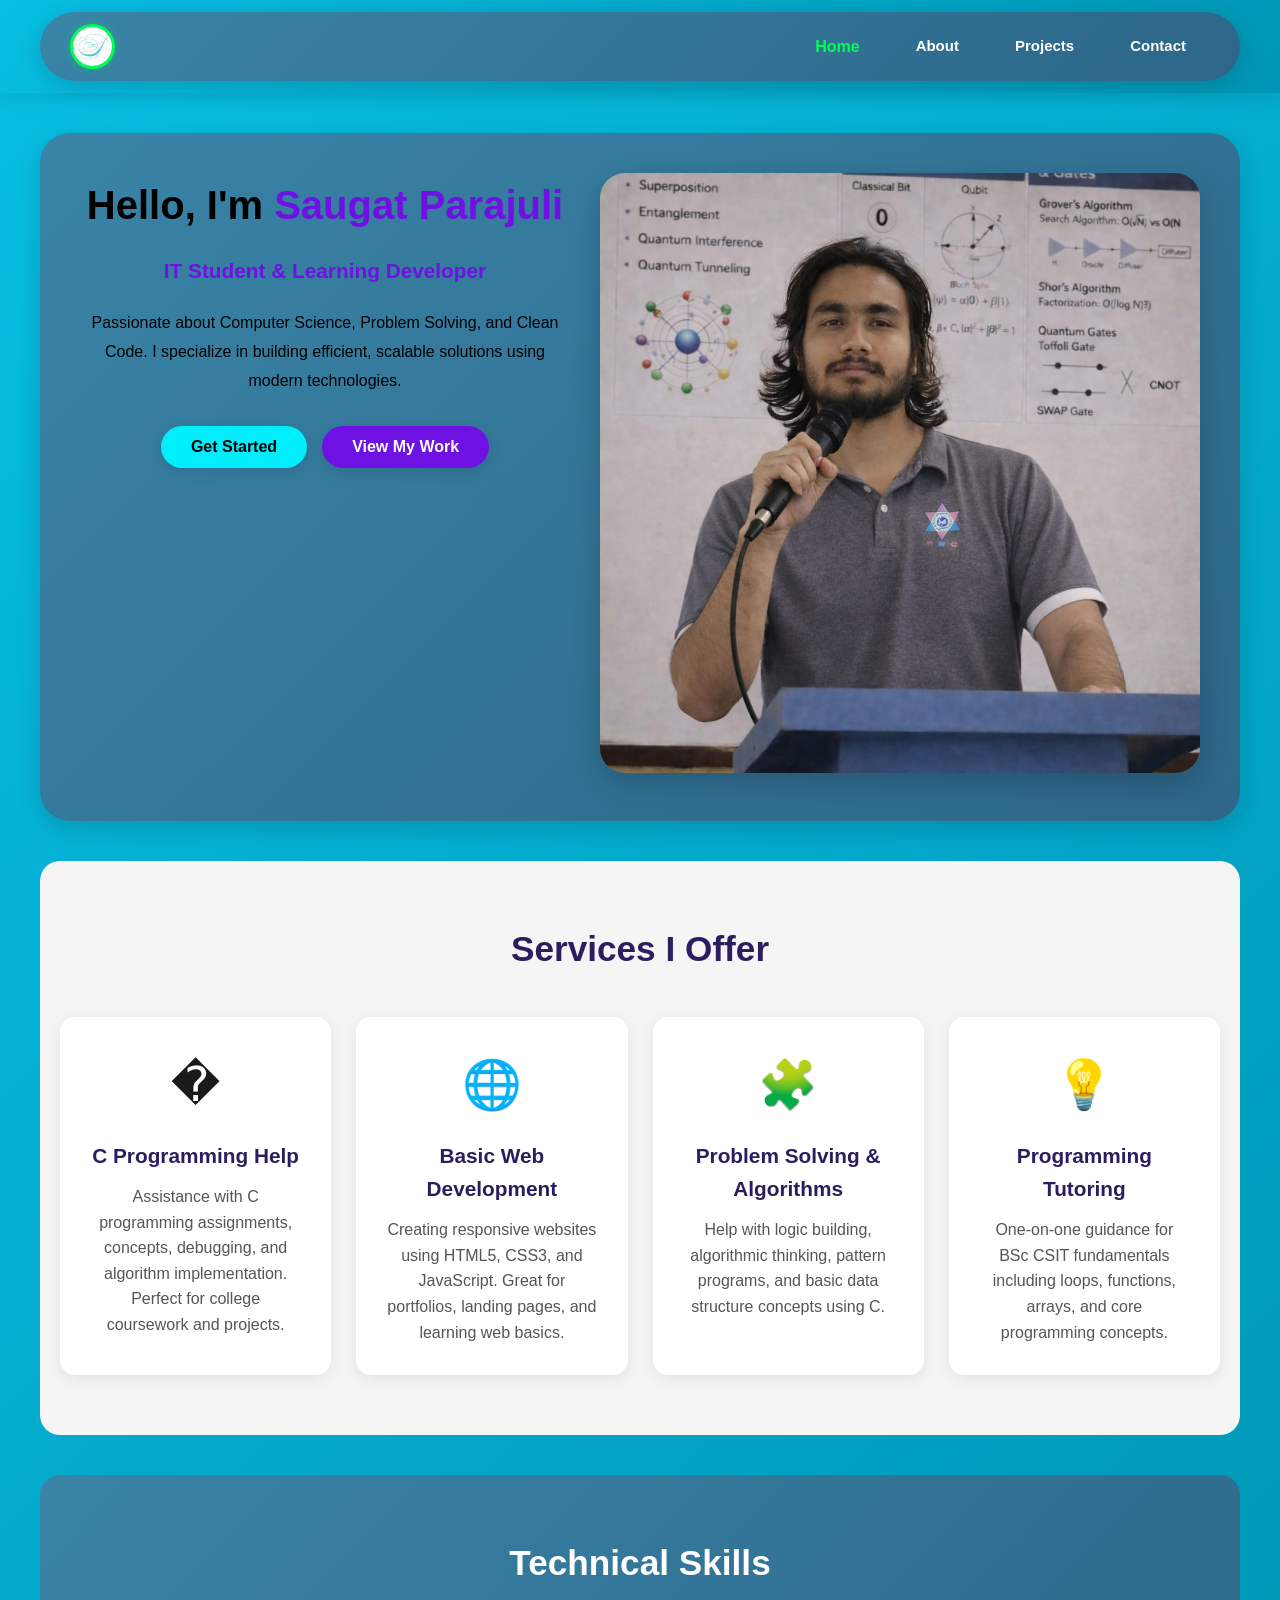
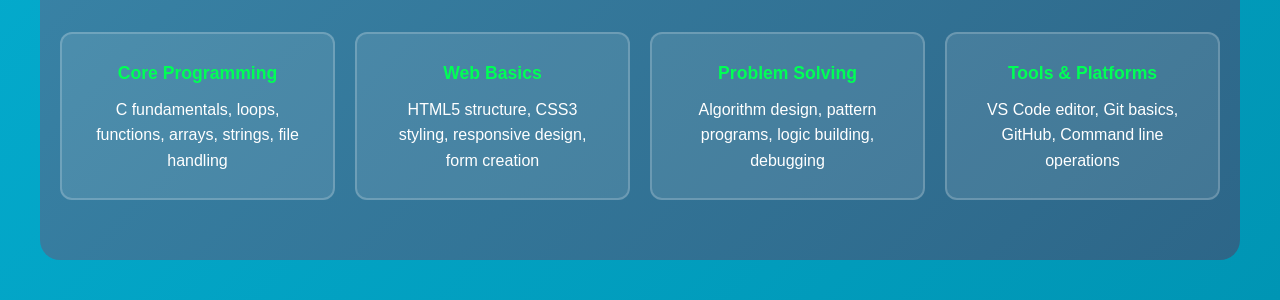
<file: index.html>
<!DOCTYPE html>
<html lang="en">
<head>
    <meta charset="UTF-8">
    <meta name="viewport" content="width=device-width, initial-scale=1.0">
    <title>Saugat Parajuli - IT Professional & Developer</title>
    <link rel="stylesheet" href="style.css">
</head>
<body class="normal">
    <!-- Navigation -->
    <nav>
        <div class="nav-container">
            <div class="logo">
                <img src="logo.webp" alt="logo" class="image">
            </div>
            <div class="menu">
                <a href="index.html"><span class="page">Home</span></a>
                <a href="about.html">About</a>
                <a href="projects.html">Projects</a>
                <a href="contact.html">Contact</a>
            </div>
        </div>
    </nav>

    <!-- Hero Section -->
    <section class="hero">
        <div class="hero-text">
            <h1>Hello, I'm <span class="name">Saugat Parajuli</span></h1>
            <p class="tagline">IT Student & Learning Developer</p>
            <p>Passionate about Computer Science, Problem Solving, and Clean Code. I specialize in building efficient, scalable solutions using modern technologies.</p>
            <div class="cta-buttons">
                <button onclick="scrollToSection('contact')" class="btn btn-primary">Get Started</button>
                <button onclick="scrollToSection('projects')" class="btn btn-secondary">View My Work</button>
            </div>
        </div>
        <div class="hero-image">
            <img src="me.jpeg" alt="Profile Photo">
        </div>
    </section>

    <!-- Services Section -->
    <section class="services" id="services">
        <h2>Services I Offer</h2>
        <div class="services-grid">
            <div class="service-card">
                <div class="service-icon">�</div>
                <h3>C Programming Help</h3>
                <p>Assistance with C programming assignments, concepts, debugging, and algorithm implementation. Perfect for college coursework and projects.</p>
            </div>
            <div class="service-card">
                <div class="service-icon">🌐</div>
                <h3>Basic Web Development</h3>
                <p>Creating responsive websites using HTML5, CSS3, and JavaScript. Great for portfolios, landing pages, and learning web basics.</p>
            </div>
            <div class="service-card">
                <div class="service-icon">🧩</div>
                <h3>Problem Solving & Algorithms</h3>
                <p>Help with logic building, algorithmic thinking, pattern programs, and basic data structure concepts using C.</p>
            </div>
            <div class="service-card">
                <div class="service-icon">💡</div>
                <h3>Programming Tutoring</h3>
                <p>One-on-one guidance for BSc CSIT fundamentals including loops, functions, arrays, and core programming concepts.</p>
            </div>
        </div>
    </section>

    <!-- Skills Section -->
    <section class="skills" id="skills">
        <h2>Technical Skills</h2>
        <div class="skills-grid">
            <div class="skill-item">
                <h4>Core Programming</h4>
                <p>C fundamentals, loops, functions, arrays, strings, file handling</p>
            </div>
            <div class="skill-item">
                <h4>Web Basics</h4>
                <p>HTML5 structure, CSS3 styling, responsive design, form creation</p>
            </div>
            <div class="skill-item">
                <h4>Problem Solving</h4>
                <p>Algorithm design, pattern programs, logic building, debugging</p>
            </div>
            <div class="skill-item">
                <h4>Tools & Platforms</h4>
                <p>VS Code editor, Git basics, GitHub, Command line operations</p>
            </div>
        </div>
    </section>

    <script src="script.js"></script>
</body>
</html>
</file>
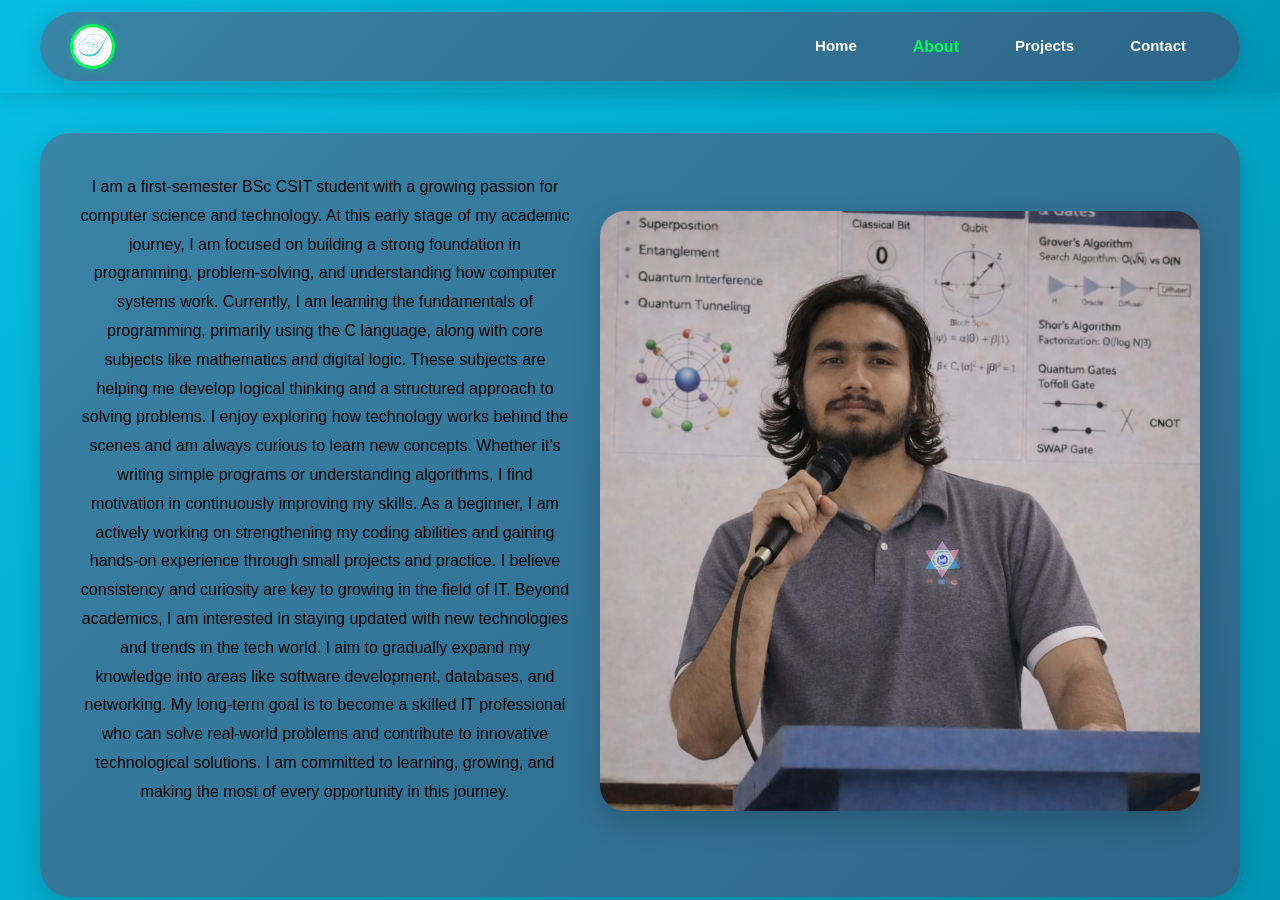
<file: about.html>
<!DOCTYPE html>
<html lang="en">
<head>
    <meta charset="UTF-8">
    <meta name="viewport" content="width=device-width, initial-scale=1.0">
    <title>About - Saugat Parajuli</title>
    <link rel="stylesheet" href="style.css">
</head>
<body class="normal">
    <nav>
        <div class="nav-container">
            <div class="logo">
                <img src="logo.webp" alt="logo" class="image">
            </div>
            <div class="menu">
                <a href="index.html">Home</a>
                <a href="about.html"><span class="page">About</span></a>
                <a href="projects.html">Projects</a>
                <a href="contact.html">Contact</a>
            </div>
        </div>
        </nav>
        <section class="hero">
            <div class="hero-text">
                <p>I am a first-semester BSc CSIT student with a growing passion for computer science and technology. At this early stage of my academic journey, I am focused on building a strong foundation in programming, problem-solving, and understanding how computer systems work.

                    Currently, I am learning the fundamentals of programming, primarily using the C language, along with core subjects like mathematics and digital logic. These subjects are helping me develop logical thinking and a structured approach to solving problems.

                    I enjoy exploring how technology works behind the scenes and am always curious to learn new concepts. Whether it’s writing simple programs or understanding algorithms, I find motivation in continuously improving my skills.

                    As a beginner, I am actively working on strengthening my coding abilities and gaining hands-on experience through small projects and practice. I believe consistency and curiosity are key to growing in the field of IT.

                    Beyond academics, I am interested in staying updated with new technologies and trends in the tech world. I aim to gradually expand my knowledge into areas like software development, databases, and networking.

                    My long-term goal is to become a skilled IT professional who can solve real-world problems and contribute to innovative technological solutions. I am committed to learning, growing, and making the most of every opportunity in this journey.</p>
            </div>
        </div>
        <div class="hero-image">
            <img src="me.jpeg" alt="Photo">
        </div>
        </section>
        <script src="script.js"></script>
</body>
</html>
</file>
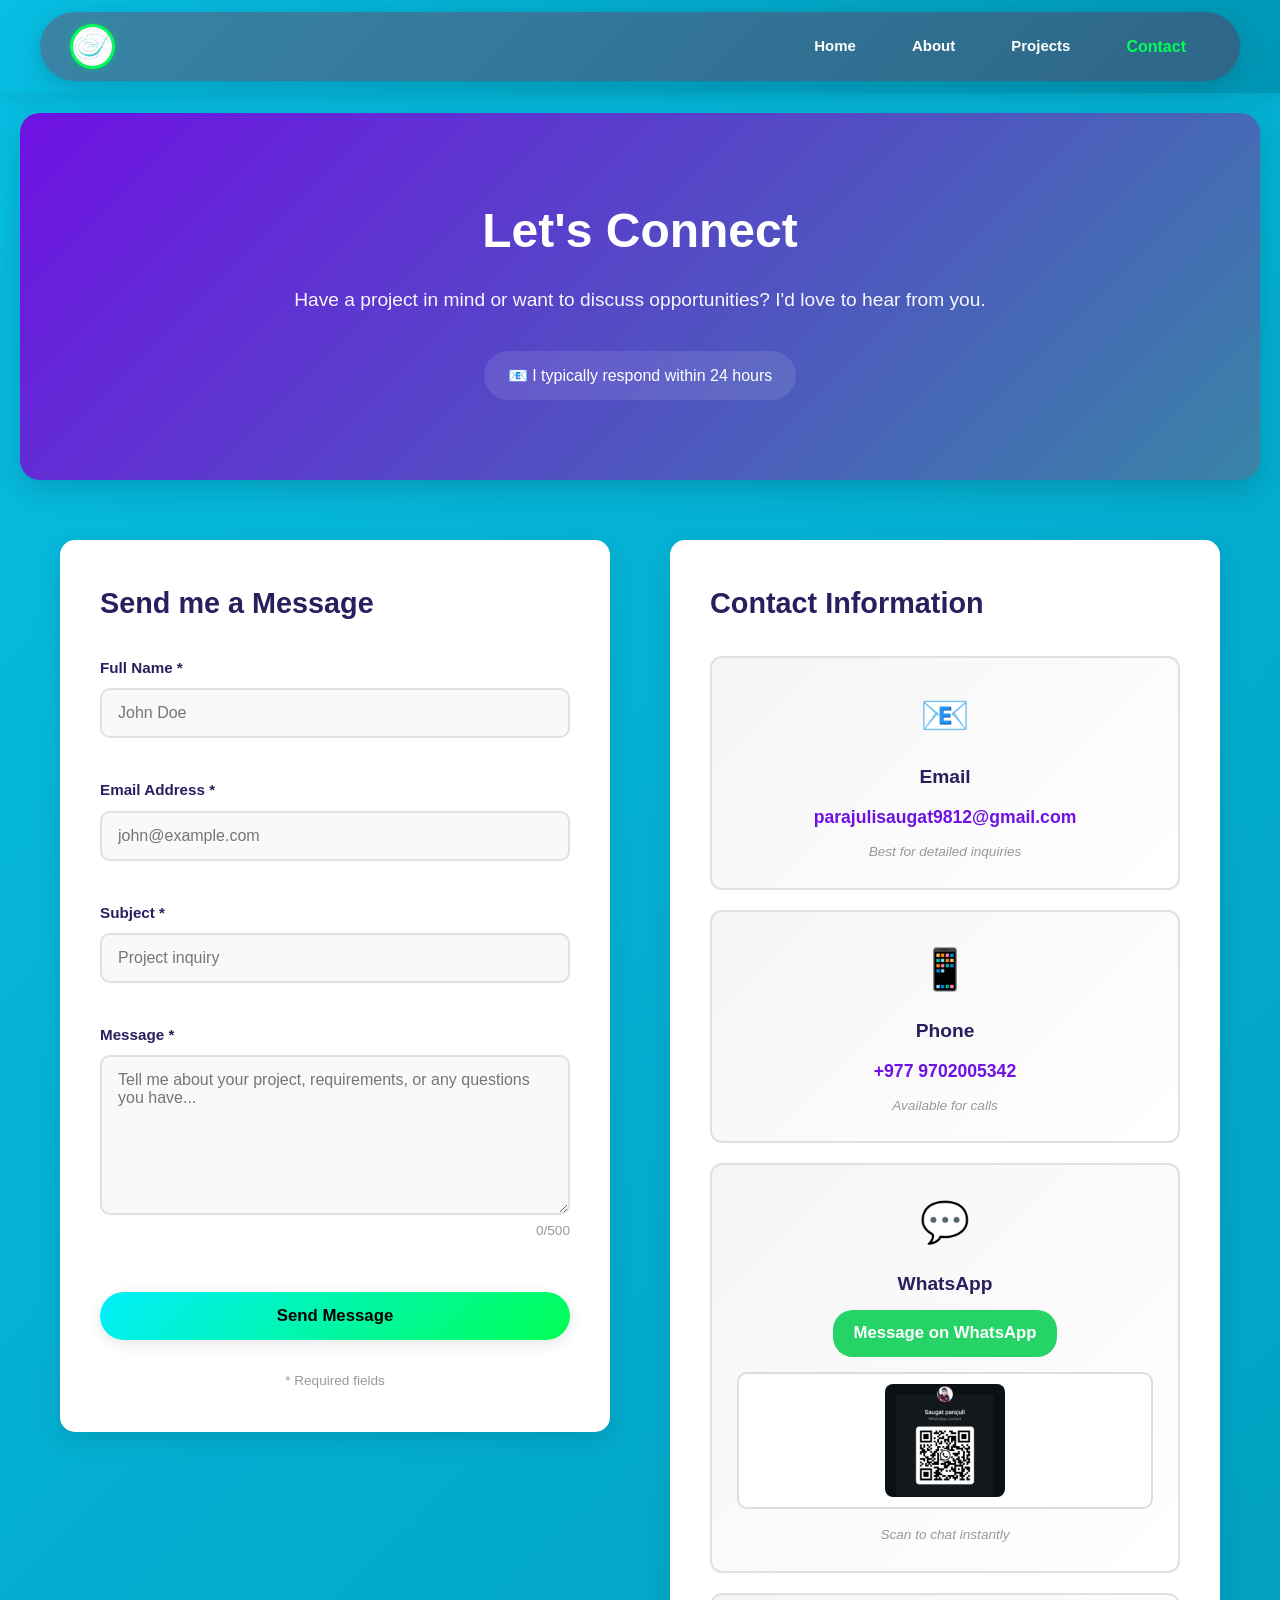
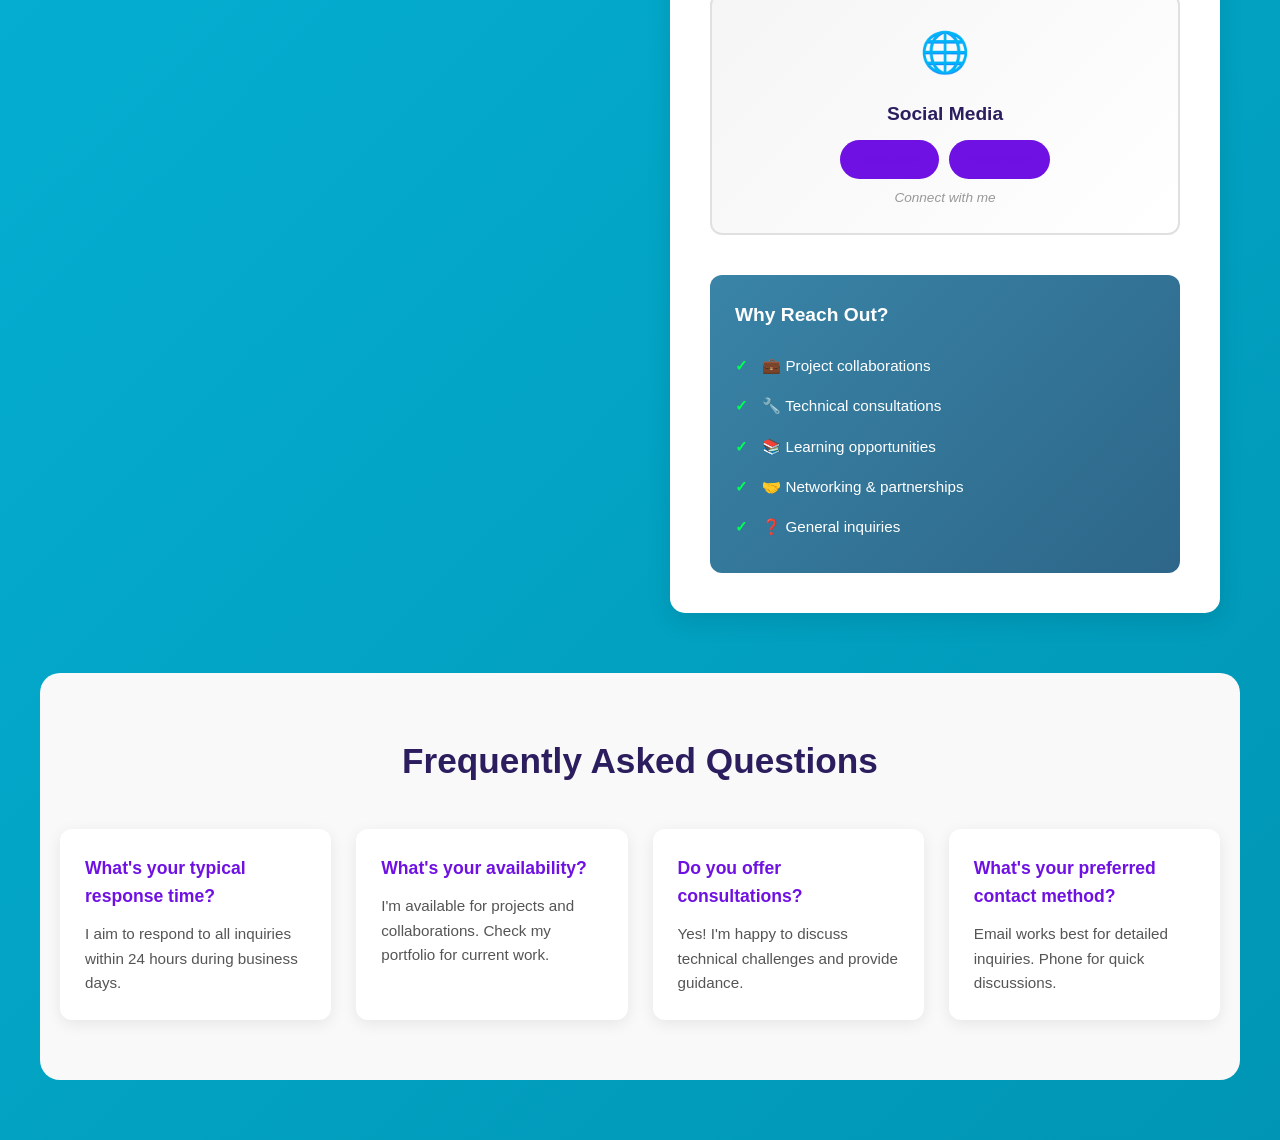
<file: contact.html>
<!DOCTYPE html>
<html lang="en">
<head>
    <meta charset="UTF-8">
    <meta name="viewport" content="width=device-width, initial-scale=1.0">
    <title>Contact - Saugat Parajuli | IT Professional</title>
    <link rel="stylesheet" href="style.css">
</head>
<body class="normal">
    <nav>
        <div class="nav-container">
            <div class="logo">
                <img src="logo.webp" alt="logo" class="image">
            </div>
            <div class="menu">
                <a href="index.html">Home</a>
                <a href="about.html">About</a>
                <a href="projects.html">Projects</a>
                <a href="contact.html"><span class="page">Contact</span></a>
            </div>
        </div>
    </nav>

    <!-- Contact Hero Section -->
    <section class="contact-hero">
        <div class="contact-hero-content">
            <h1>Let's Connect</h1>
            <p class="contact-subtitle">Have a project in mind or want to discuss opportunities? I'd love to hear from you.</p>
            <p class="response-time">📧 I typically respond within 24 hours</p>
        </div>
    </section>

    <!-- Main Contact Section -->
    <section class="contact-main">
        <div class="contact-container">
            <!-- Contact Form -->
            <div class="contact-form-wrapper">
                <h2>Send me a Message</h2>
                <form id="contactForm" class="professional-form">
                    <div class="form-group">
                        <label for="name">Full Name *</label>
                        <input type="text" id="name" name="name" placeholder="John Doe" required>
                        <span class="form-error" id="nameError"></span>
                    </div>

                    <div class="form-group">
                        <label for="email">Email Address *</label>
                        <input type="email" id="email" name="email" placeholder="john@example.com" required>
                        <span class="form-error" id="emailError"></span>
                    </div>

                    <div class="form-group">
                        <label for="subject">Subject *</label>
                        <input type="text" id="subject" name="subject" placeholder="Project inquiry" required>
                        <span class="form-error" id="subjectError"></span>
                    </div>

                    <div class="form-group">
                        <label for="message">Message *</label>
                        <textarea id="message" name="message" placeholder="Tell me about your project, requirements, or any questions you have..." rows="7" required></textarea>
                        <span class="form-error" id="messageError"></span>
                        <span class="char-count"><span id="charCount">0</span>/500</span>
                    </div>

                    <button type="submit" class="btn btn-primary contact-btn">Send Message</button>
                    <p class="form-note">* Required fields</p>
                </form>
                <div id="successMessage" class="success-message" style="display:none;">
                    ✓ Message sent successfully! I'll get back to you soon.
                </div>
            </div>

            <!-- Contact Information -->
            <div class="contact-info-wrapper">
                <h2>Contact Information</h2>
                
                <div class="contact-info-cards">
                    <div class="info-card">
                        <div class="info-icon">📧</div>
                        <h3>Email</h3>
                        <p><a href="mailto:parajulisaugat9812@gmail.com">parajulisaugat9812@gmail.com</a></p>
                        <span class="info-label">Best for detailed inquiries</span>
                    </div>

                    <div class="info-card">
                        <div class="info-icon">📱</div>
                        <h3>Phone</h3>
                        <p><a href="tel:+9779702005342">+977 9702005342</a></p>
                        <span class="info-label">Available for calls</span>
                    </div>

                    <div class="info-card">
                        <div class="info-icon">💬</div>
                        <h3>WhatsApp</h3>
                        <p><a href="https://wa.me/9779702005342" target="_blank" class="whatsapp-link">Message on WhatsApp</a></p>
                        <div class="qr-code">
                            <img src="QR WA.jpg" alt="WhatsApp QR Code" class="qr-image">
                        </div>
                        <span class="info-label">Scan to chat instantly</span>
                    </div>

                    <div class="info-card">
                        <div class="info-icon">🌐</div>
                        <h3>Social Media</h3>
                        <div class="social-links">
                            <a href="https://www.facebook.com/saugat.parajli" target="_blank" class="social-link">Facebook</a>
                            <a href="https://www.instagram.com/saugat.parajli/" target="_blank" class="social-link">Instagram</a>
                        </div>
                        <span class="info-label">Connect with me</span>
                    </div>
                </div>

                <!-- Additional Info -->
                <div class="contact-details">
                    <h3>Why Reach Out?</h3>
                    <ul class="reasons-list">
                        <li>💼 Project collaborations</li>
                        <li>🔧 Technical consultations</li>
                        <li>📚 Learning opportunities</li>
                        <li>🤝 Networking & partnerships</li>
                        <li>❓ General inquiries</li>
                    </ul>
                </div>
            </div>
        </div>
    </section>

    <!-- FAQ Section -->
    <section class="contact-faq">
        <h2>Frequently Asked Questions</h2>
        <div class="faq-grid">
            <div class="faq-item">
                <h4>What's your typical response time?</h4>
                <p>I aim to respond to all inquiries within 24 hours during business days.</p>
            </div>
            <div class="faq-item">
                <h4>What's your availability?</h4>
                <p>I'm available for projects and collaborations. Check my portfolio for current work.</p>
            </div>
            <div class="faq-item">
                <h4>Do you offer consultations?</h4>
                <p>Yes! I'm happy to discuss technical challenges and provide guidance.</p>
            </div>
            <div class="faq-item">
                <h4>What's your preferred contact method?</h4>
                <p>Email works best for detailed inquiries. Phone for quick discussions.</p>
            </div>
        </div>
    </section>

    <script src="script.js"></script>
</body>
</html>
</file>
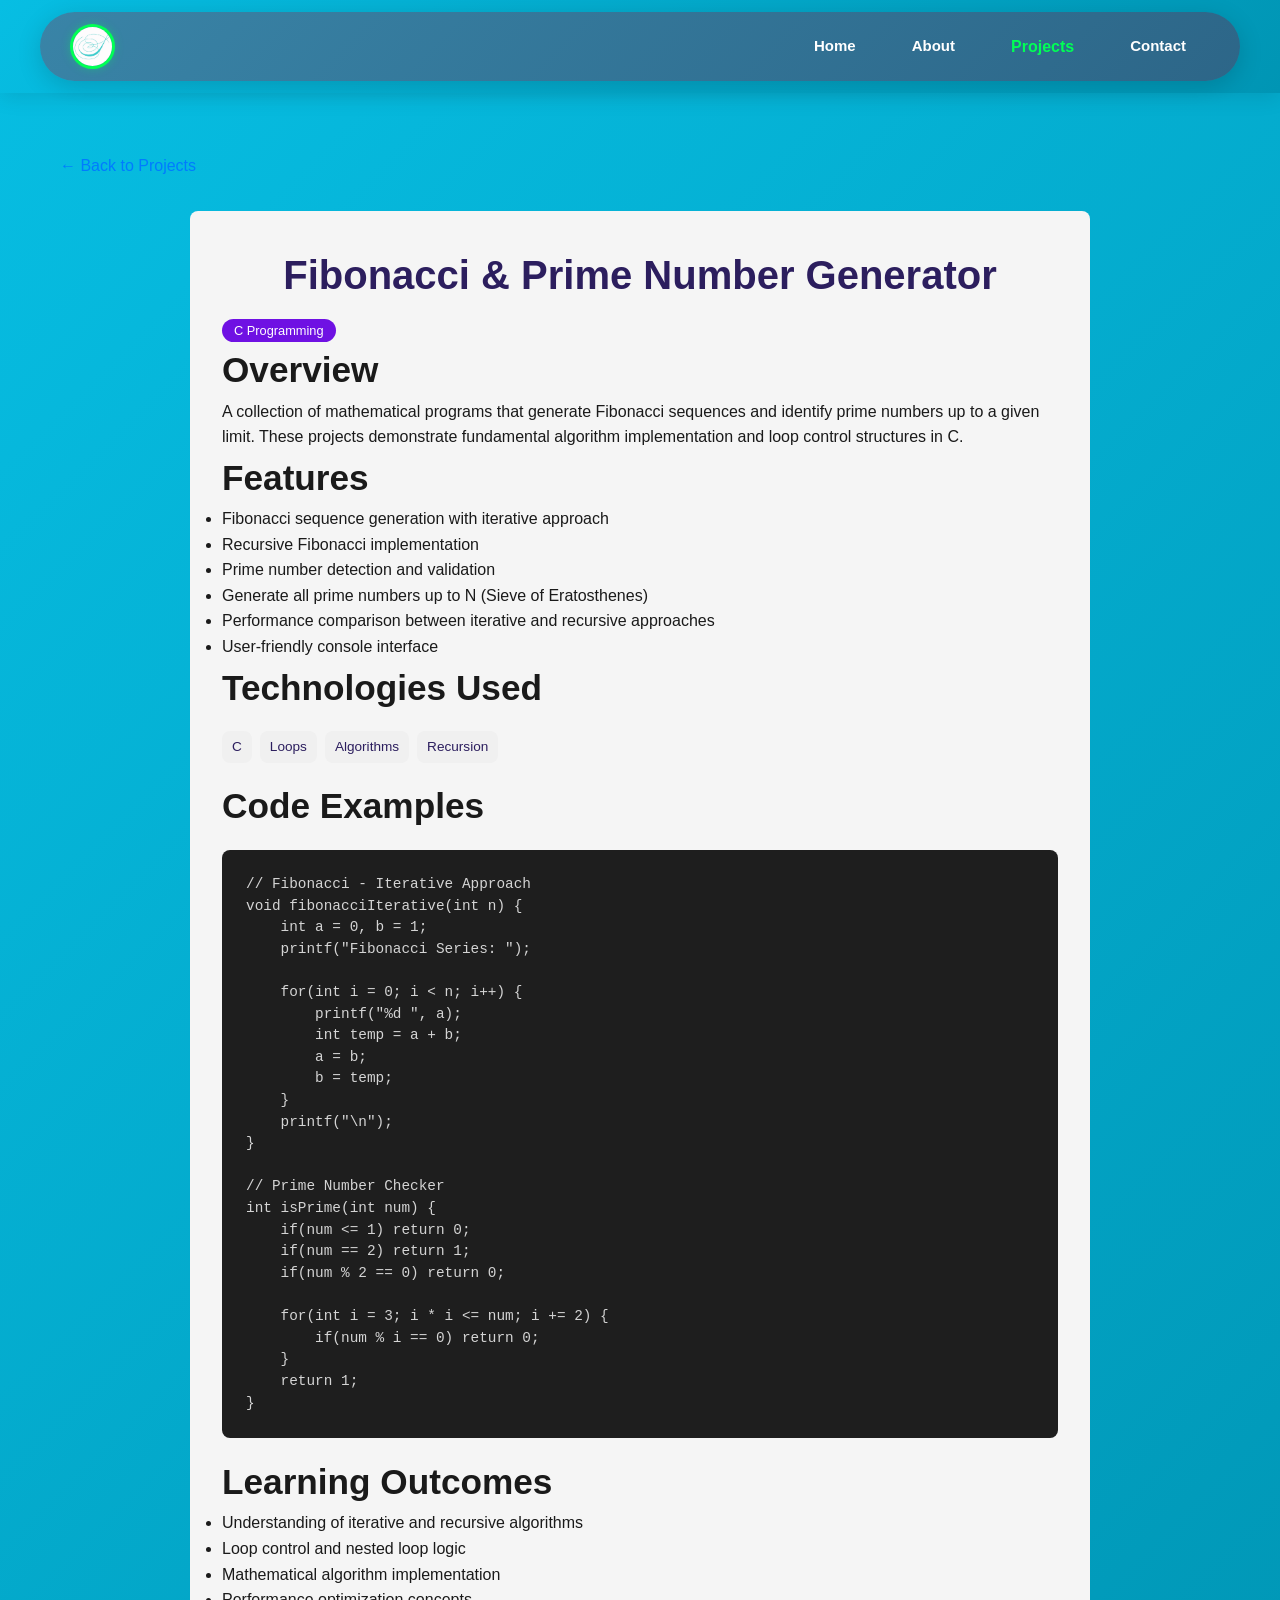
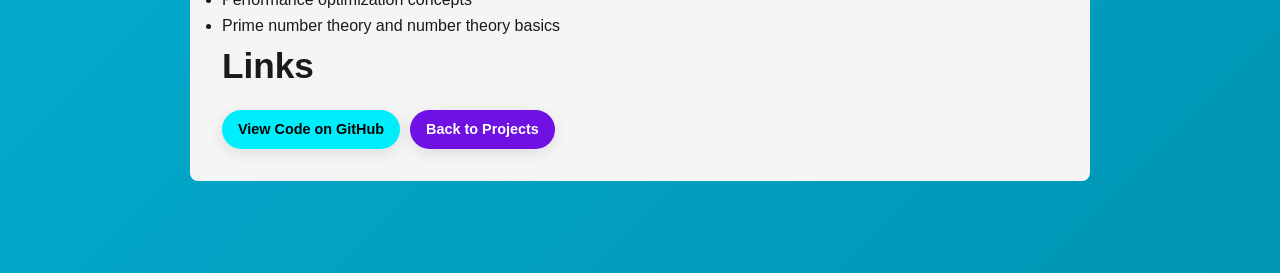
<file: fibonacci-prime.html>
<!DOCTYPE html>
<html lang="en">
<head>
    <meta charset="UTF-8">
    <meta name="viewport" content="width=device-width, initial-scale=1.0">
    <title>Fibonacci & Prime Number Generator - Saugat Parajuli</title>
    <link rel="stylesheet" href="../style.css">
    <style>
        .project-detail {
            max-width: 900px;
            margin: 2rem auto;
            padding: 2rem;
            background: #f5f5f5;
            border-radius: 8px;
        }
        .code-block {
            background: #1e1e1e;
            color: #d4d4d4;
            padding: 1.5rem;
            border-radius: 8px;
            overflow-x: auto;
            margin: 1rem 0;
            font-family: 'Courier New', monospace;
            font-size: 0.9rem;
            line-height: 1.5;
        }
        .back-link {
            margin-bottom: 1rem;
        }
        .back-link a {
            color: #007bff;
            text-decoration: none;
        }
        .back-link a:hover {
            text-decoration: underline;
        }
    </style>
</head>
<body class="normal">
    <nav>
        <div class="nav-container">
            <div class="logo">
                <img src="../logo.webp" alt="logo" class="image">
            </div>
            <div class="menu">
                <a href="../index.html">Home</a>
                <a href="../about.html">About</a>
                <a href="../projects.html"><span class="page">Projects</span></a>
                <a href="../contact.html">Contact</a>
            </div>
        </div>
    </nav>

    <section class="projects-section">
        <div class="back-link">
            <a href="../projects.html">← Back to Projects</a>
        </div>

        <div class="project-detail">
            <h1>Fibonacci & Prime Number Generator</h1>
            <span class="project-tag">C Programming</span>
            
            <h2>Overview</h2>
            <p>A collection of mathematical programs that generate Fibonacci sequences and identify prime numbers up to a given limit. These projects demonstrate fundamental algorithm implementation and loop control structures in C.</p>

            <h2>Features</h2>
            <ul>
                <li>Fibonacci sequence generation with iterative approach</li>
                <li>Recursive Fibonacci implementation</li>
                <li>Prime number detection and validation</li>
                <li>Generate all prime numbers up to N (Sieve of Eratosthenes)</li>
                <li>Performance comparison between iterative and recursive approaches</li>
                <li>User-friendly console interface</li>
            </ul>

            <h2>Technologies Used</h2>
            <div class="project-tech">
                <span>C</span>
                <span>Loops</span>
                <span>Algorithms</span>
                <span>Recursion</span>
            </div>

            <h2>Code Examples</h2>
            <div class="code-block">
<pre>// Fibonacci - Iterative Approach
void fibonacciIterative(int n) {
    int a = 0, b = 1;
    printf("Fibonacci Series: ");
    
    for(int i = 0; i < n; i++) {
        printf("%d ", a);
        int temp = a + b;
        a = b;
        b = temp;
    }
    printf("\n");
}

// Prime Number Checker
int isPrime(int num) {
    if(num <= 1) return 0;
    if(num == 2) return 1;
    if(num % 2 == 0) return 0;
    
    for(int i = 3; i * i <= num; i += 2) {
        if(num % i == 0) return 0;
    }
    return 1;
}</pre>
            </div>

            <h2>Learning Outcomes</h2>
            <ul>
                <li>Understanding of iterative and recursive algorithms</li>
                <li>Loop control and nested loop logic</li>
                <li>Mathematical algorithm implementation</li>
                <li>Performance optimization concepts</li>
                <li>Prime number theory and number theory basics</li>
            </ul>

            <h2>Links</h2>
            <div class="project-links">
                <a href="https://github.com/SaugatParajuli1229/Saugat" target="_blank" class="btn btn-small">View Code on GitHub</a>
                <a href="../projects.html" class="btn btn-small btn-secondary">Back to Projects</a>
            </div>
        </div>
    </section>

    <script src="../script.js"></script>
</body>
</html>
</file>
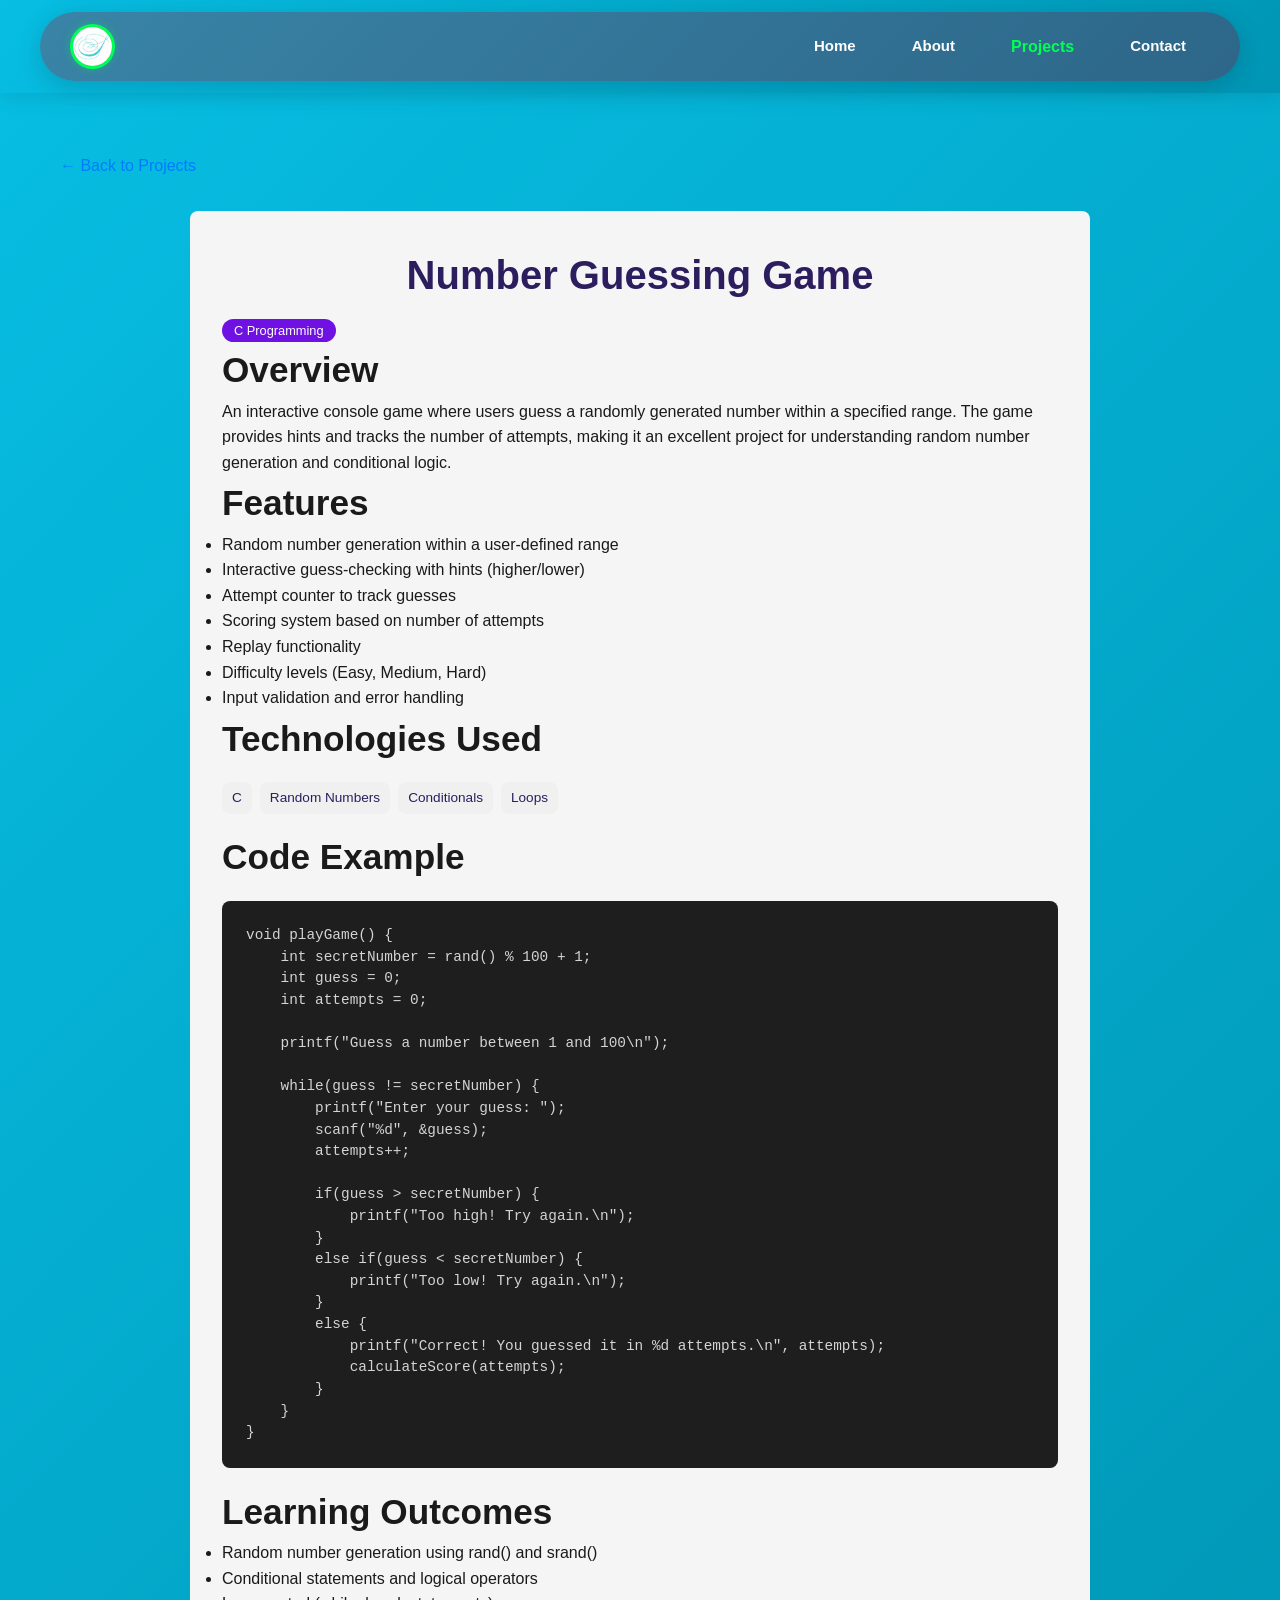
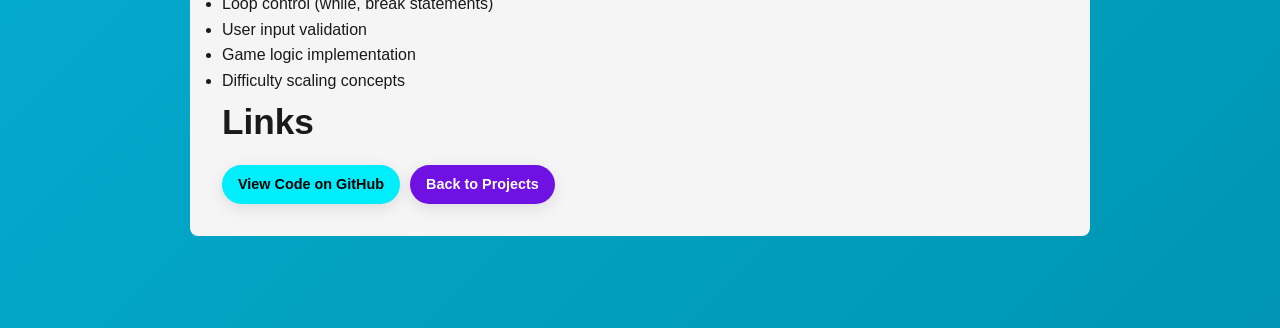
<file: guessing-game.html>
<!DOCTYPE html>
<html lang="en">
<head>
    <meta charset="UTF-8">
    <meta name="viewport" content="width=device-width, initial-scale=1.0">
    <title>Number Guessing Game - Saugat Parajuli</title>
    <link rel="stylesheet" href="../style.css">
    <style>
        .project-detail {
            max-width: 900px;
            margin: 2rem auto;
            padding: 2rem;
            background: #f5f5f5;
            border-radius: 8px;
        }
        .code-block {
            background: #1e1e1e;
            color: #d4d4d4;
            padding: 1.5rem;
            border-radius: 8px;
            overflow-x: auto;
            margin: 1rem 0;
            font-family: 'Courier New', monospace;
            font-size: 0.9rem;
            line-height: 1.5;
        }
        .back-link {
            margin-bottom: 1rem;
        }
        .back-link a {
            color: #007bff;
            text-decoration: none;
        }
        .back-link a:hover {
            text-decoration: underline;
        }
    </style>
</head>
<body class="normal">
    <nav>
        <div class="nav-container">
            <div class="logo">
                <img src="../logo.webp" alt="logo" class="image">
            </div>
            <div class="menu">
                <a href="../index.html">Home</a>
                <a href="../about.html">About</a>
                <a href="../projects.html"><span class="page">Projects</span></a>
                <a href="../contact.html">Contact</a>
            </div>
        </div>
    </nav>

    <section class="projects-section">
        <div class="back-link">
            <a href="../projects.html">← Back to Projects</a>
        </div>

        <div class="project-detail">
            <h1>Number Guessing Game</h1>
            <span class="project-tag">C Programming</span>
            
            <h2>Overview</h2>
            <p>An interactive console game where users guess a randomly generated number within a specified range. The game provides hints and tracks the number of attempts, making it an excellent project for understanding random number generation and conditional logic.</p>

            <h2>Features</h2>
            <ul>
                <li>Random number generation within a user-defined range</li>
                <li>Interactive guess-checking with hints (higher/lower)</li>
                <li>Attempt counter to track guesses</li>
                <li>Scoring system based on number of attempts</li>
                <li>Replay functionality</li>
                <li>Difficulty levels (Easy, Medium, Hard)</li>
                <li>Input validation and error handling</li>
            </ul>

            <h2>Technologies Used</h2>
            <div class="project-tech">
                <span>C</span>
                <span>Random Numbers</span>
                <span>Conditionals</span>
                <span>Loops</span>
            </div>

            <h2>Code Example</h2>
            <div class="code-block">
<pre>void playGame() {
    int secretNumber = rand() % 100 + 1;
    int guess = 0;
    int attempts = 0;
    
    printf("Guess a number between 1 and 100\n");
    
    while(guess != secretNumber) {
        printf("Enter your guess: ");
        scanf("%d", &guess);
        attempts++;
        
        if(guess > secretNumber) {
            printf("Too high! Try again.\n");
        }
        else if(guess < secretNumber) {
            printf("Too low! Try again.\n");
        }
        else {
            printf("Correct! You guessed it in %d attempts.\n", attempts);
            calculateScore(attempts);
        }
    }
}</pre>
            </div>

            <h2>Learning Outcomes</h2>
            <ul>
                <li>Random number generation using rand() and srand()</li>
                <li>Conditional statements and logical operators</li>
                <li>Loop control (while, break statements)</li>
                <li>User input validation</li>
                <li>Game logic implementation</li>
                <li>Difficulty scaling concepts</li>
            </ul>

            <h2>Links</h2>
            <div class="project-links">
                <a href="https://github.com/SaugatParajuli1229/Saugat" target="_blank" class="btn btn-small">View Code on GitHub</a>
                <a href="../projects.html" class="btn btn-small btn-secondary">Back to Projects</a>
            </div>
        </div>
    </section>

    <script src="../script.js"></script>
</body>
</html>
</file>
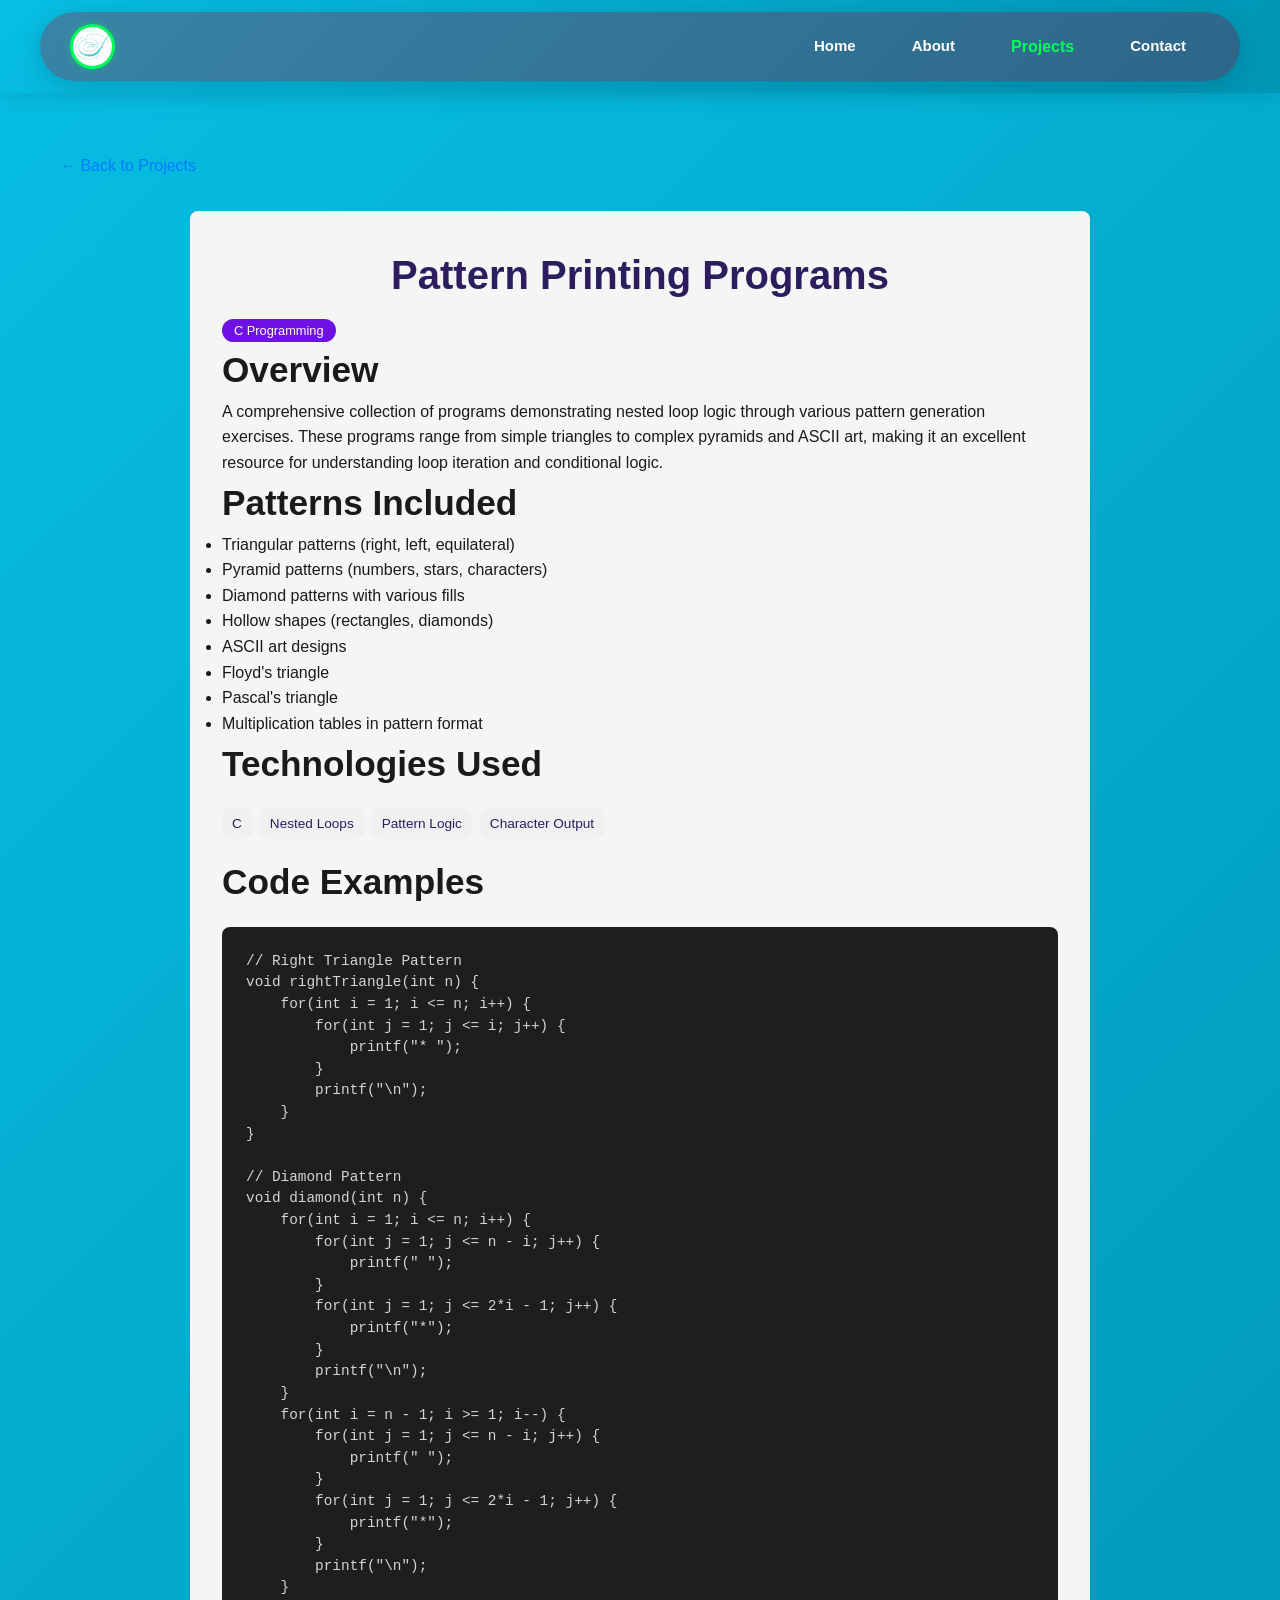
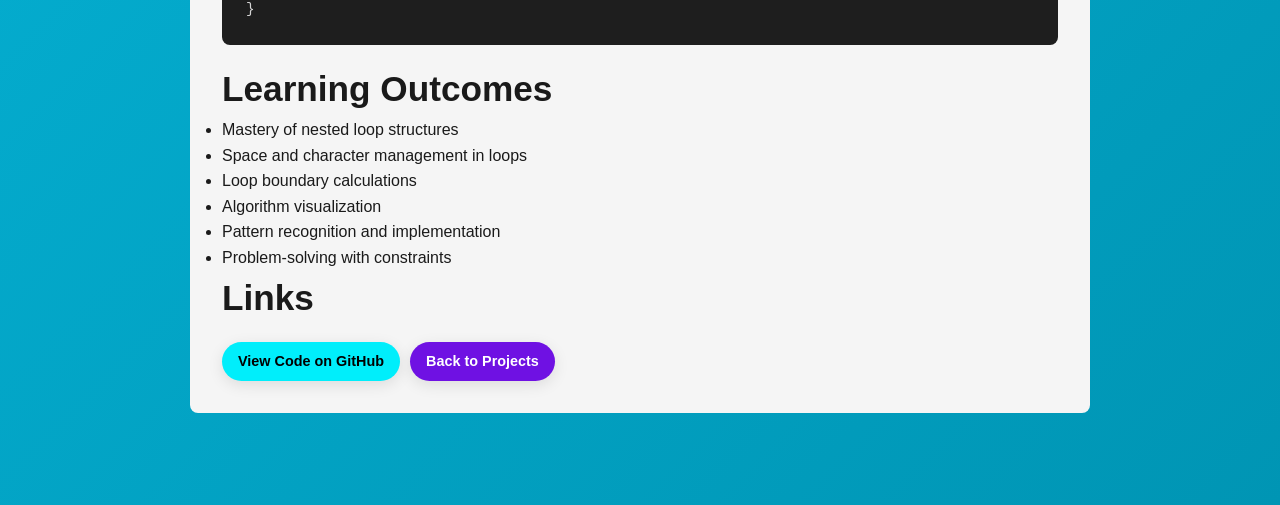
<file: pattern-printing.html>
<!DOCTYPE html>
<html lang="en">
<head>
    <meta charset="UTF-8">
    <meta name="viewport" content="width=device-width, initial-scale=1.0">
    <title>Pattern Printing Programs - Saugat Parajuli</title>
    <link rel="stylesheet" href="../style.css">
    <style>
        .project-detail {
            max-width: 900px;
            margin: 2rem auto;
            padding: 2rem;
            background: #f5f5f5;
            border-radius: 8px;
        }
        .code-block {
            background: #1e1e1e;
            color: #d4d4d4;
            padding: 1.5rem;
            border-radius: 8px;
            overflow-x: auto;
            margin: 1rem 0;
            font-family: 'Courier New', monospace;
            font-size: 0.9rem;
            line-height: 1.5;
        }
        .back-link {
            margin-bottom: 1rem;
        }
        .back-link a {
            color: #007bff;
            text-decoration: none;
        }
        .back-link a:hover {
            text-decoration: underline;
        }
    </style>
</head>
<body class="normal">
    <nav>
        <div class="nav-container">
            <div class="logo">
                <img src="../logo.webp" alt="logo" class="image">
            </div>
            <div class="menu">
                <a href="../index.html">Home</a>
                <a href="../about.html">About</a>
                <a href="../projects.html"><span class="page">Projects</span></a>
                <a href="../contact.html">Contact</a>
            </div>
        </div>
    </nav>

    <section class="projects-section">
        <div class="back-link">
            <a href="../projects.html">← Back to Projects</a>
        </div>

        <div class="project-detail">
            <h1>Pattern Printing Programs</h1>
            <span class="project-tag">C Programming</span>
            
            <h2>Overview</h2>
            <p>A comprehensive collection of programs demonstrating nested loop logic through various pattern generation exercises. These programs range from simple triangles to complex pyramids and ASCII art, making it an excellent resource for understanding loop iteration and conditional logic.</p>

            <h2>Patterns Included</h2>
            <ul>
                <li>Triangular patterns (right, left, equilateral)</li>
                <li>Pyramid patterns (numbers, stars, characters)</li>
                <li>Diamond patterns with various fills</li>
                <li>Hollow shapes (rectangles, diamonds)</li>
                <li>ASCII art designs</li>
                <li>Floyd's triangle</li>
                <li>Pascal's triangle</li>
                <li>Multiplication tables in pattern format</li>
            </ul>

            <h2>Technologies Used</h2>
            <div class="project-tech">
                <span>C</span>
                <span>Nested Loops</span>
                <span>Pattern Logic</span>
                <span>Character Output</span>
            </div>

            <h2>Code Examples</h2>
            <div class="code-block">
<pre>// Right Triangle Pattern
void rightTriangle(int n) {
    for(int i = 1; i <= n; i++) {
        for(int j = 1; j <= i; j++) {
            printf("* ");
        }
        printf("\n");
    }
}

// Diamond Pattern
void diamond(int n) {
    for(int i = 1; i <= n; i++) {
        for(int j = 1; j <= n - i; j++) {
            printf(" ");
        }
        for(int j = 1; j <= 2*i - 1; j++) {
            printf("*");
        }
        printf("\n");
    }
    for(int i = n - 1; i >= 1; i--) {
        for(int j = 1; j <= n - i; j++) {
            printf(" ");
        }
        for(int j = 1; j <= 2*i - 1; j++) {
            printf("*");
        }
        printf("\n");
    }
}</pre>
            </div>

            <h2>Learning Outcomes</h2>
            <ul>
                <li>Mastery of nested loop structures</li>
                <li>Space and character management in loops</li>
                <li>Loop boundary calculations</li>
                <li>Algorithm visualization</li>
                <li>Pattern recognition and implementation</li>
                <li>Problem-solving with constraints</li>
            </ul>

            <h2>Links</h2>
            <div class="project-links">
                <a href="https://github.com/SaugatParajuli1229/Saugat" target="_blank" class="btn btn-small">View Code on GitHub</a>
                <a href="../projects.html" class="btn btn-small btn-secondary">Back to Projects</a>
            </div>
        </div>
    </section>

    <script src="../script.js"></script>
</body>
</html>
</file>
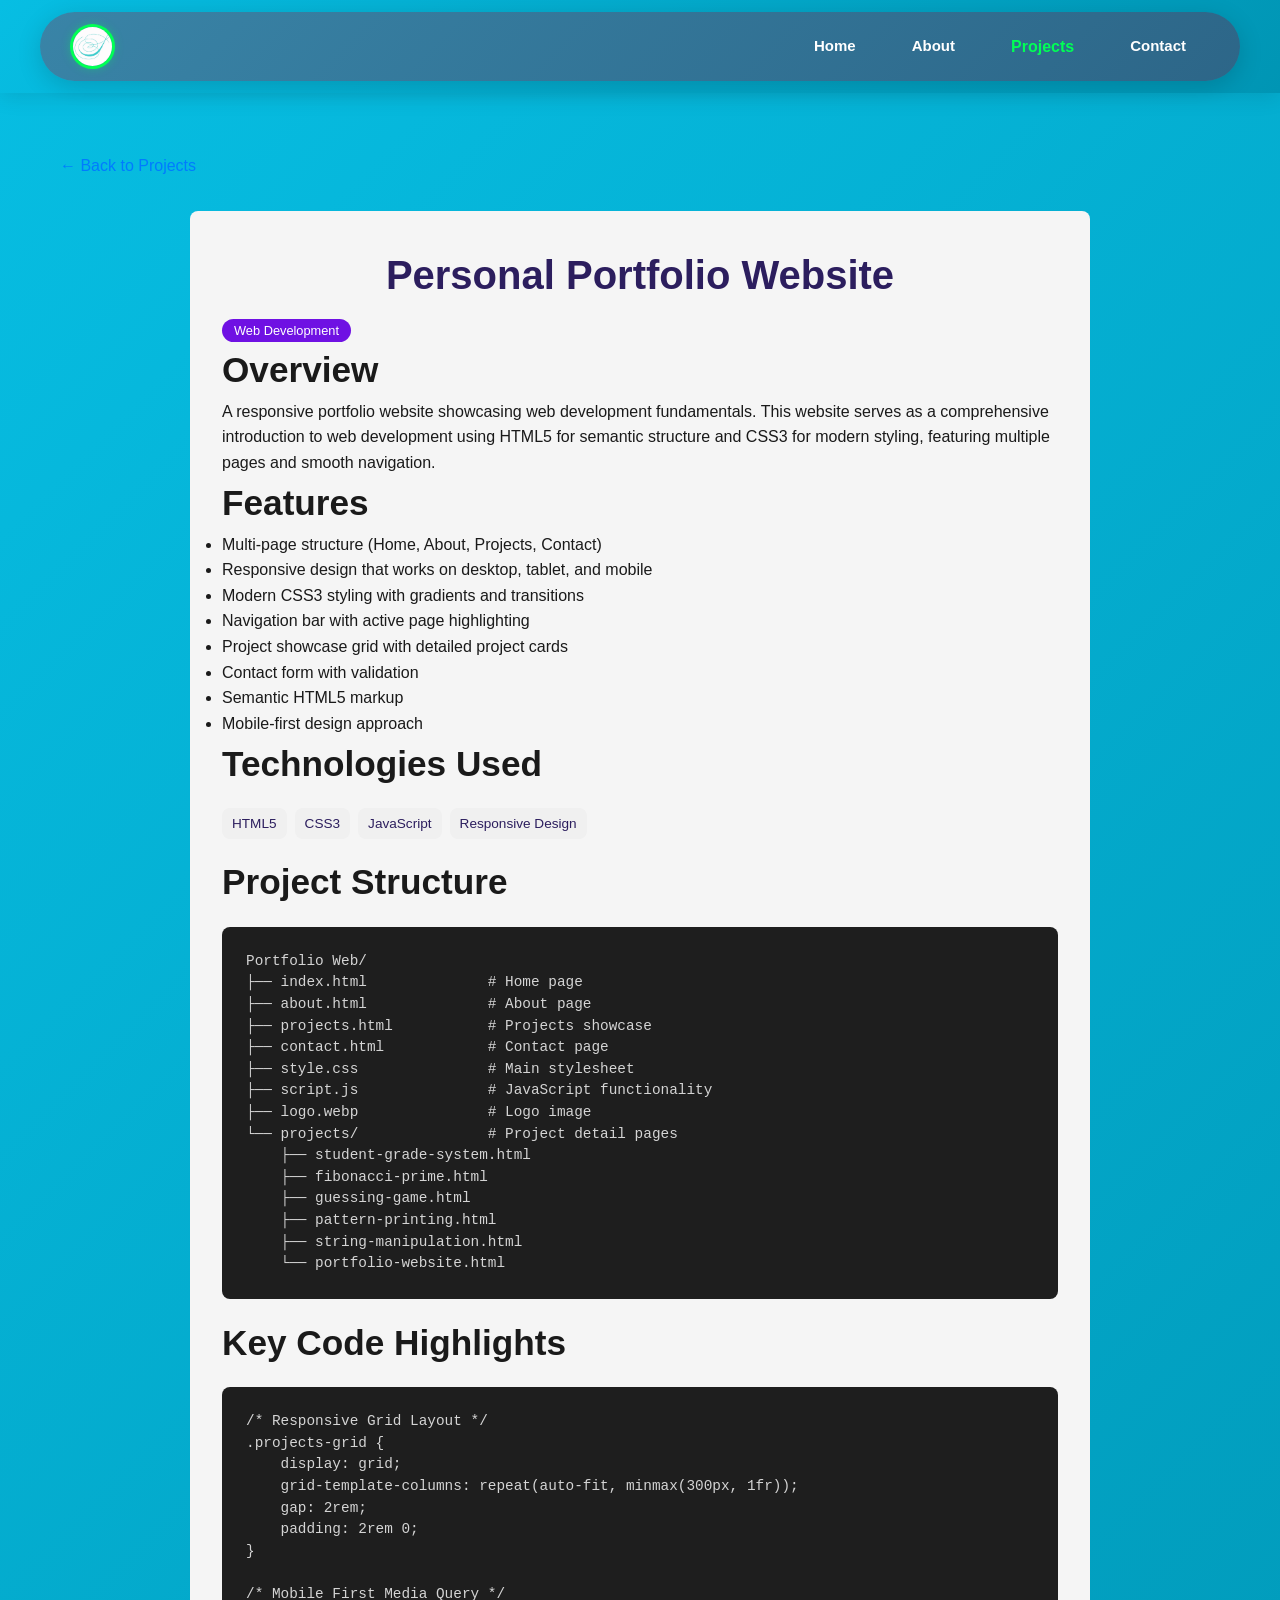
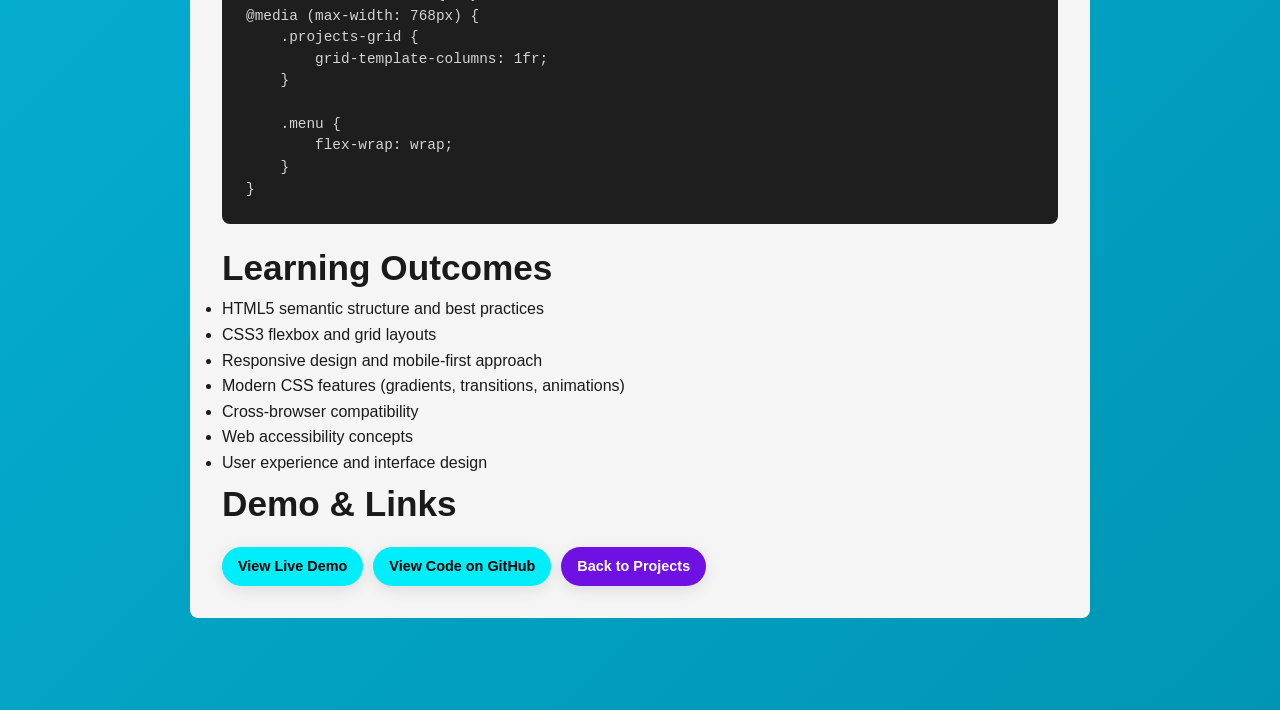
<file: portfolio-website.html>
<!DOCTYPE html>
<html lang="en">
<head>
    <meta charset="UTF-8">
    <meta name="viewport" content="width=device-width, initial-scale=1.0">
    <title>Personal Portfolio Website - Saugat Parajuli</title>
    <link rel="stylesheet" href="../style.css">
    <style>
        .project-detail {
            max-width: 900px;
            margin: 2rem auto;
            padding: 2rem;
            background: #f5f5f5;
            border-radius: 8px;
        }
        .code-block {
            background: #1e1e1e;
            color: #d4d4d4;
            padding: 1.5rem;
            border-radius: 8px;
            overflow-x: auto;
            margin: 1rem 0;
            font-family: 'Courier New', monospace;
            font-size: 0.9rem;
            line-height: 1.5;
        }
        .back-link {
            margin-bottom: 1rem;
        }
        .back-link a {
            color: #007bff;
            text-decoration: none;
        }
        .back-link a:hover {
            text-decoration: underline;
        }
    </style>
</head>
<body class="normal">
    <nav>
        <div class="nav-container">
            <div class="logo">
                <img src="../logo.webp" alt="logo" class="image">
            </div>
            <div class="menu">
                <a href="../index.html">Home</a>
                <a href="../about.html">About</a>
                <a href="../projects.html"><span class="page">Projects</span></a>
                <a href="../contact.html">Contact</a>
            </div>
        </div>
    </nav>

    <section class="projects-section">
        <div class="back-link">
            <a href="../projects.html">← Back to Projects</a>
        </div>

        <div class="project-detail">
            <h1>Personal Portfolio Website</h1>
            <span class="project-tag">Web Development</span>
            
            <h2>Overview</h2>
            <p>A responsive portfolio website showcasing web development fundamentals. This website serves as a comprehensive introduction to web development using HTML5 for semantic structure and CSS3 for modern styling, featuring multiple pages and smooth navigation.</p>

            <h2>Features</h2>
            <ul>
                <li>Multi-page structure (Home, About, Projects, Contact)</li>
                <li>Responsive design that works on desktop, tablet, and mobile</li>
                <li>Modern CSS3 styling with gradients and transitions</li>
                <li>Navigation bar with active page highlighting</li>
                <li>Project showcase grid with detailed project cards</li>
                <li>Contact form with validation</li>
                <li>Semantic HTML5 markup</li>
                <li>Mobile-first design approach</li>
            </ul>

            <h2>Technologies Used</h2>
            <div class="project-tech">
                <span>HTML5</span>
                <span>CSS3</span>
                <span>JavaScript</span>
                <span>Responsive Design</span>
            </div>

            <h2>Project Structure</h2>
            <div class="code-block">
<pre>Portfolio Web/
├── index.html              # Home page
├── about.html              # About page
├── projects.html           # Projects showcase
├── contact.html            # Contact page
├── style.css               # Main stylesheet
├── script.js               # JavaScript functionality
├── logo.webp               # Logo image
└── projects/               # Project detail pages
    ├── student-grade-system.html
    ├── fibonacci-prime.html
    ├── guessing-game.html
    ├── pattern-printing.html
    ├── string-manipulation.html
    └── portfolio-website.html</pre>
            </div>

            <h2>Key Code Highlights</h2>
            <div class="code-block">
<pre>/* Responsive Grid Layout */
.projects-grid {
    display: grid;
    grid-template-columns: repeat(auto-fit, minmax(300px, 1fr));
    gap: 2rem;
    padding: 2rem 0;
}

/* Mobile First Media Query */
@media (max-width: 768px) {
    .projects-grid {
        grid-template-columns: 1fr;
    }
    
    .menu {
        flex-wrap: wrap;
    }
}</pre>
            </div>

            <h2>Learning Outcomes</h2>
            <ul>
                <li>HTML5 semantic structure and best practices</li>
                <li>CSS3 flexbox and grid layouts</li>
                <li>Responsive design and mobile-first approach</li>
                <li>Modern CSS features (gradients, transitions, animations)</li>
                <li>Cross-browser compatibility</li>
                <li>Web accessibility concepts</li>
                <li>User experience and interface design</li>
            </ul>

            <h2>Demo & Links</h2>
            <div class="project-links">
                <a href="../index.html" class="btn btn-small">View Live Demo</a>
                <a href="https://github.com/SaugatParajuli1229/Saugat" target="_blank" class="btn btn-small">View Code on GitHub</a>
                <a href="../projects.html" class="btn btn-small btn-secondary">Back to Projects</a>
            </div>
        </div>
    </section>

    <script src="../script.js"></script>
</body>
</html>
</file>
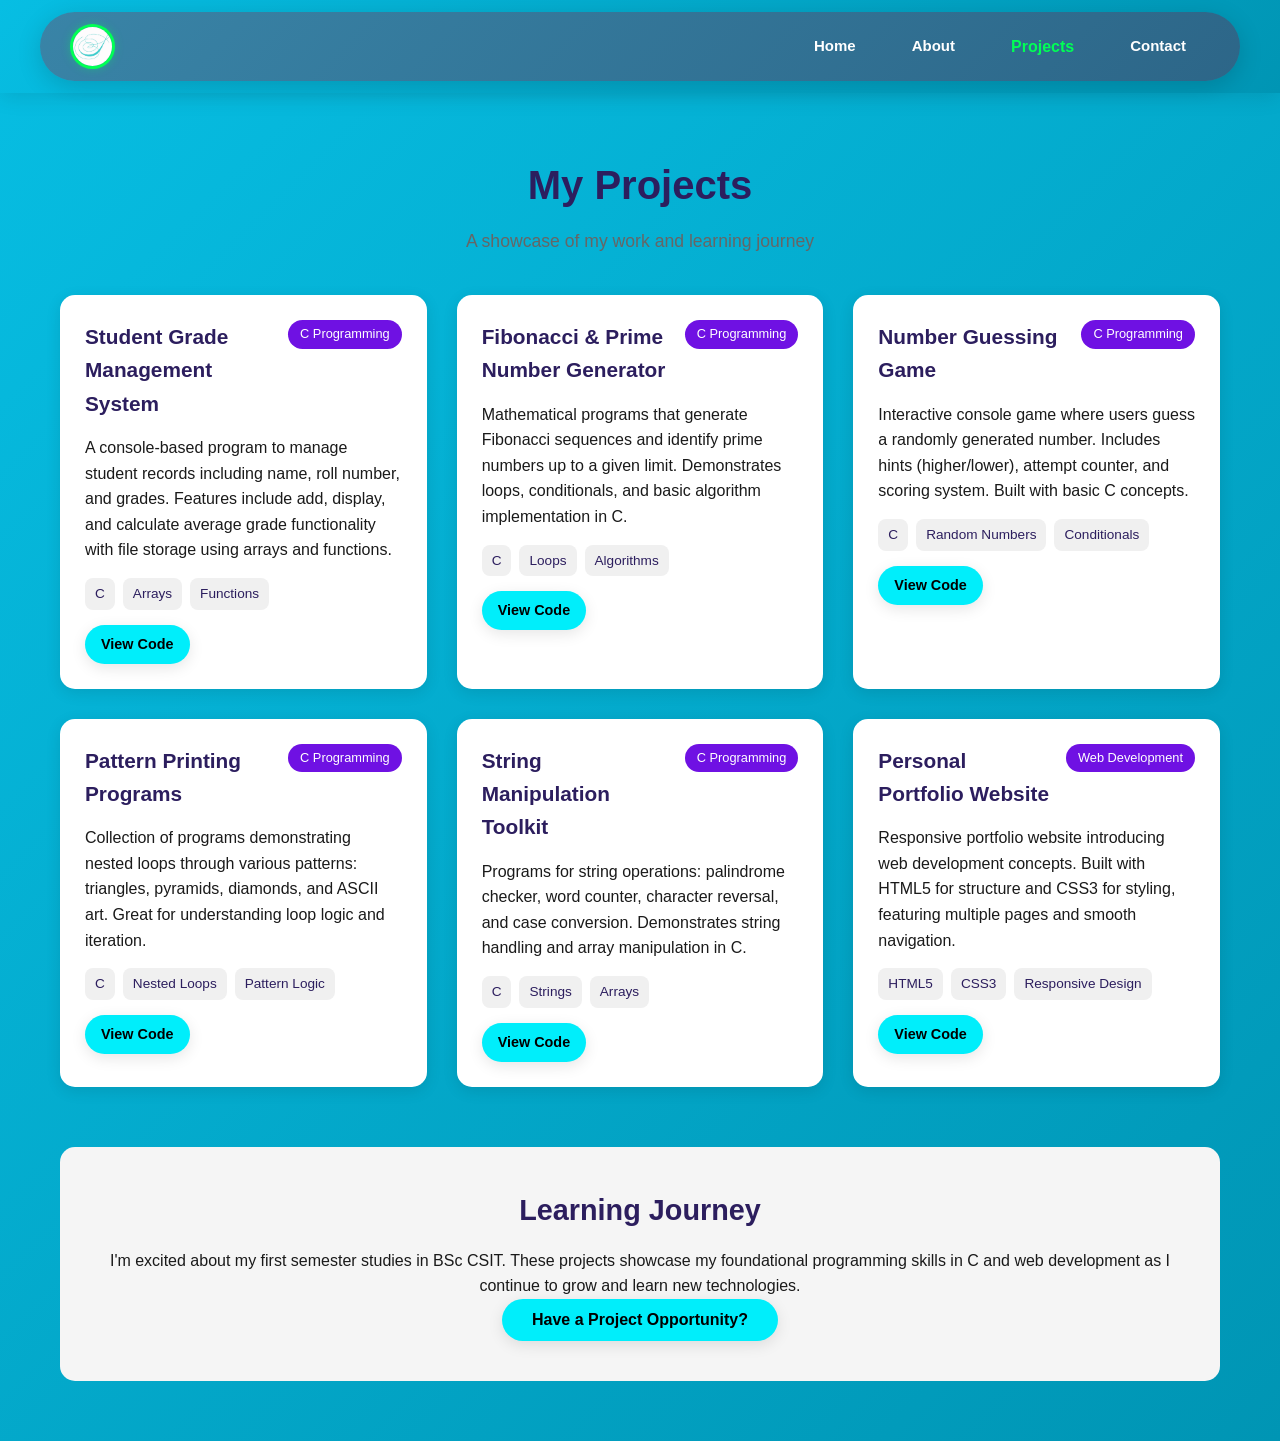
<file: projects.html>
<!DOCTYPE html>
<html lang="en">
<head>
    <meta charset="UTF-8">
    <meta name="viewport" content="width=device-width, initial-scale=1.0">
    <title>Projects - Saugat Parajuli</title>
    <link rel="stylesheet" href="style.css">
</head>
<body class="normal">
    <nav>
        <div class="nav-container">
            <div class="logo">
                <img src="logo.webp" alt="logo" class="image">
            </div>
            <div class="menu">
                <a href="index.html">Home</a>
                <a href="about.html">About</a>
                <a href="projects.html"><span class="page">Projects</span></a>
                <a href="contact.html">Contact</a>
            </div>
        </div>
    </nav>

    <section class="projects-section">
        <h1>My Projects</h1>
        <p class="section-subtitle">A showcase of my work and learning journey</p>

        <div class="projects-grid">
            <div class="project-card">
                <div class="project-header">
                    <h3>Student Grade Management System</h3>
                    <span class="project-tag">C Programming</span>
                </div>
                <p>A console-based program to manage student records including name, roll number, and grades. Features include add, display, and calculate average grade functionality with file storage using arrays and functions.</p>
                <div class="project-tech">
                    <span>C</span>  
                    <span>Arrays</span>
                    <span>Functions</span>
                </div>
                <div class="project-links">
                    <a href="student-grade-system.html" target="_blank" class="btn btn-small">View Code</a>
                </div>
            </div>

            <div class="project-card">
                <div class="project-header">
                    <h3>Fibonacci & Prime Number Generator</h3>
                    <span class="project-tag">C Programming</span>
                </div>
                <p>Mathematical programs that generate Fibonacci sequences and identify prime numbers up to a given limit. Demonstrates loops, conditionals, and basic algorithm implementation in C.</p>
                <div class="project-tech">
                    <span>C</span>
                    <span>Loops</span>
                    <span>Algorithms</span>
                </div>
                <div class="project-links">
                    <a href="fibonacci-prime.html" target="_blank" class="btn btn-small">View Code</a>
                </div>
            </div>

            <div class="project-card">
                <div class="project-header">
                    <h3>Number Guessing Game</h3>
                    <span class="project-tag">C Programming</span>
                </div>
                <p>Interactive console game where users guess a randomly generated number. Includes hints (higher/lower), attempt counter, and scoring system. Built with basic C concepts.</p>
                <div class="project-tech">
                    <span>C</span>
                    <span>Random Numbers</span>
                    <span>Conditionals</span>
                </div>
                <div class="project-links">
                    <a href="guessing-game.html" target="_blank" class="btn btn-small">View Code</a>
                </div>
            </div>

            <div class="project-card">
                <div class="project-header">
                    <h3>Pattern Printing Programs</h3>
                    <span class="project-tag">C Programming</span>
                </div>
                <p>Collection of programs demonstrating nested loops through various patterns: triangles, pyramids, diamonds, and ASCII art. Great for understanding loop logic and iteration.</p>
                <div class="project-tech">
                    <span>C</span>
                    <span>Nested Loops</span>
                    <span>Pattern Logic</span>
                </div>
                <div class="project-links">
                    <a href="pattern-printing.html" target="_blank" class="btn btn-small">View Code</a>
                </div>
            </div>

            <div class="project-card">
                <div class="project-header">
                    <h3>String Manipulation Toolkit</h3>
                    <span class="project-tag">C Programming</span>
                </div>
                <p>Programs for string operations: palindrome checker, word counter, character reversal, and case conversion. Demonstrates string handling and array manipulation in C.</p>
                <div class="project-tech">
                    <span>C</span>
                    <span>Strings</span>
                    <span>Arrays</span>
                </div>
                <div class="project-links">
                    <a href="string-manipulation.html" target="_blank" class="btn btn-small">View Code</a>
                </div>
            </div>

            <div class="project-card">
                <div class="project-header">
                    <h3>Personal Portfolio Website</h3>
                    <span class="project-tag">Web Development</span>
                </div>
                <p>Responsive portfolio website introducing web development concepts. Built with HTML5 for structure and CSS3 for styling, featuring multiple pages and smooth navigation.</p>
                <div class="project-tech">
                    <span>HTML5</span>
                    <span>CSS3</span>
                    <span>Responsive Design</span>
                </div>
                <div class="project-links">
                    <a href="portfolio-website.html" target="_blank" class="btn btn-small">View Code</a>
                </div>
            </div>
        </div>

        <div class="featured-section">
            <h2>Learning Journey</h2>
            <p>I'm excited about my first semester studies in BSc CSIT. These projects showcase my foundational programming skills in C and web development as I continue to grow and learn new technologies.</p>
            <button onclick="scrollToSection('contact')" class="btn btn-primary">Have a Project Opportunity?</button>
        </div>
    </section>

    <script src="script.js"></script>
</body>
</html>
</file>
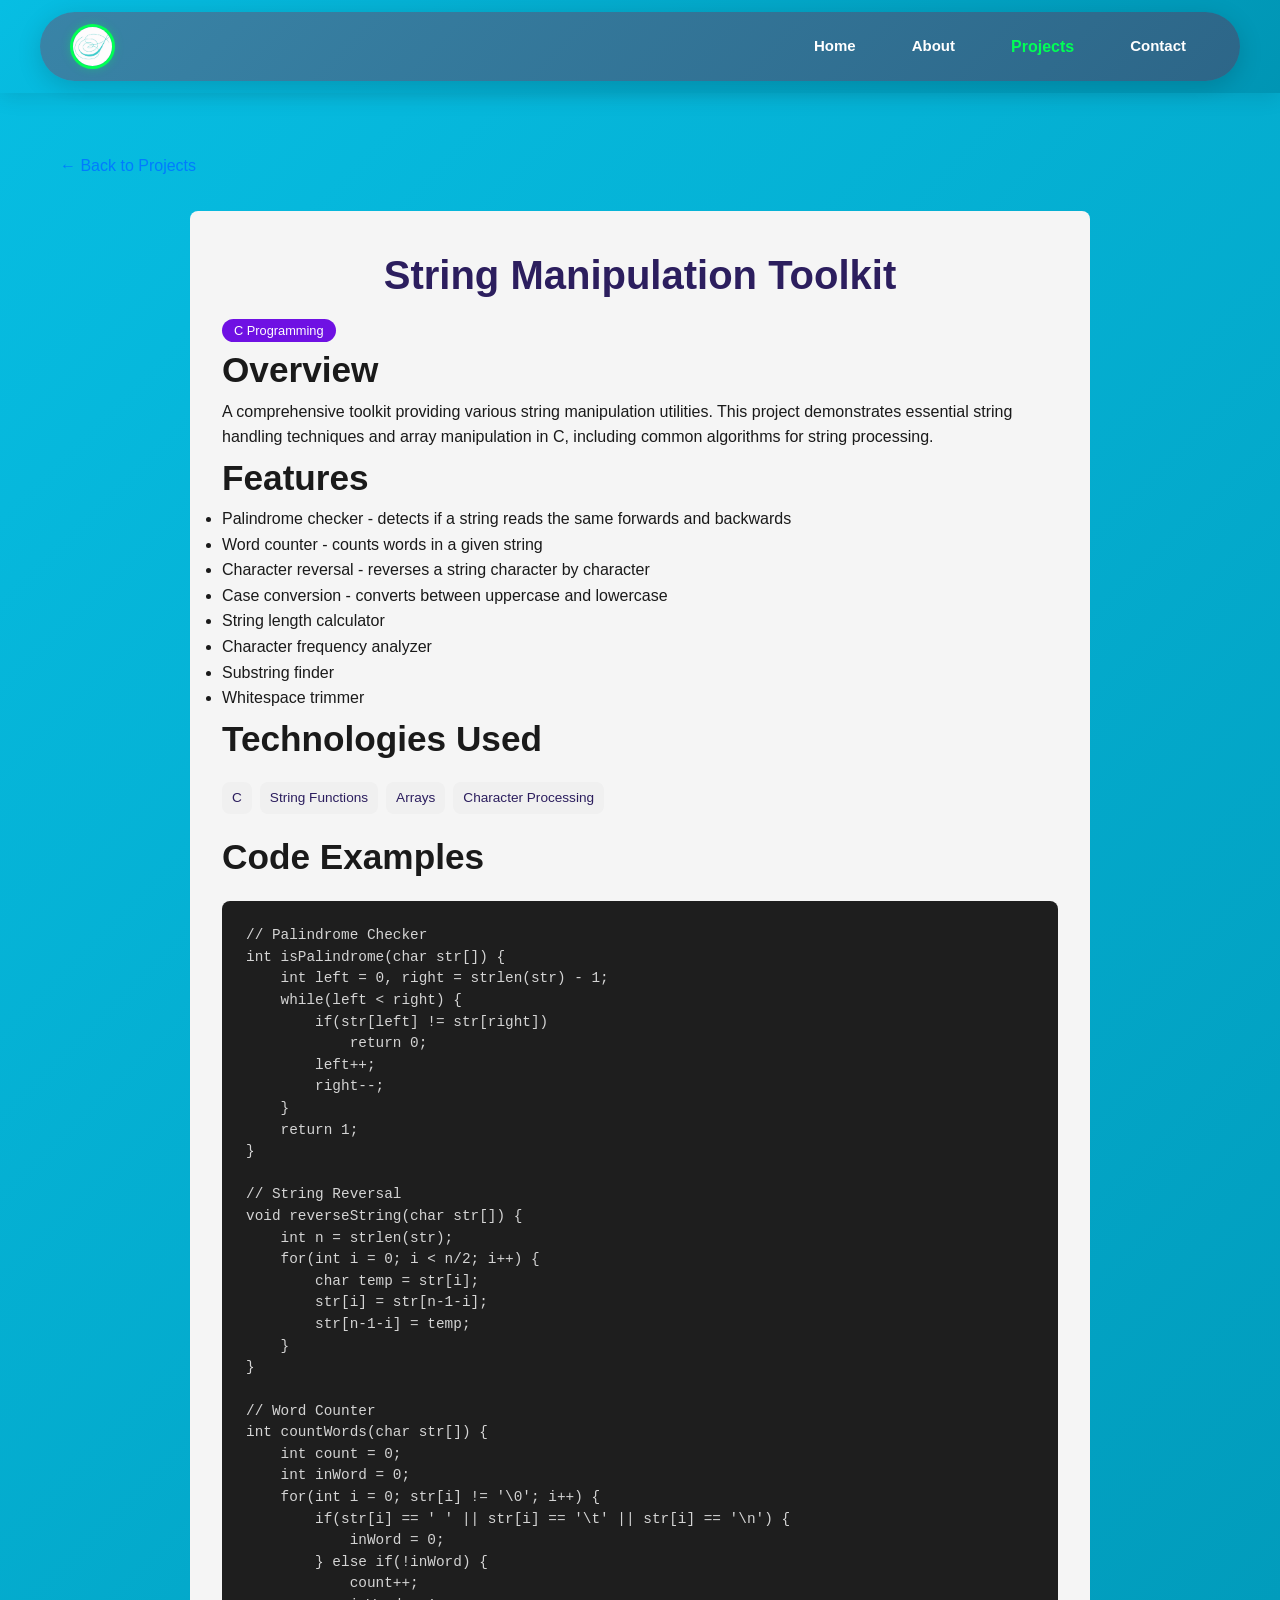
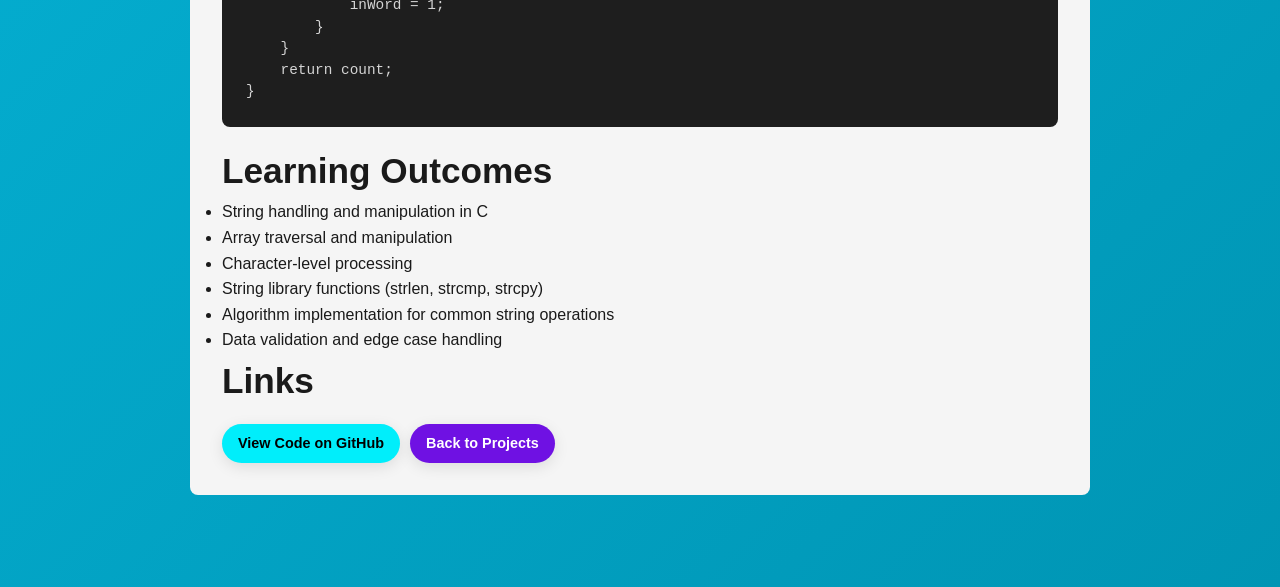
<file: string-manipulation.html>
<!DOCTYPE html>
<html lang="en">
<head>
    <meta charset="UTF-8">
    <meta name="viewport" content="width=device-width, initial-scale=1.0">
    <title>String Manipulation Toolkit - Saugat Parajuli</title>
    <link rel="stylesheet" href="../style.css">
    <style>
        .project-detail {
            max-width: 900px;
            margin: 2rem auto;
            padding: 2rem;
            background: #f5f5f5;
            border-radius: 8px;
        }
        .code-block {
            background: #1e1e1e;
            color: #d4d4d4;
            padding: 1.5rem;
            border-radius: 8px;
            overflow-x: auto;
            margin: 1rem 0;
            font-family: 'Courier New', monospace;
            font-size: 0.9rem;
            line-height: 1.5;
        }
        .back-link {
            margin-bottom: 1rem;
        }
        .back-link a {
            color: #007bff;
            text-decoration: none;
        }
        .back-link a:hover {
            text-decoration: underline;
        }
    </style>
</head>
<body class="normal">
    <nav>
        <div class="nav-container">
            <div class="logo">
                <img src="../logo.webp" alt="logo" class="image">
            </div>
            <div class="menu">
                <a href="../index.html">Home</a>
                <a href="../about.html">About</a>
                <a href="../projects.html"><span class="page">Projects</span></a>
                <a href="../contact.html">Contact</a>
            </div>
        </div>
    </nav>

    <section class="projects-section">
        <div class="back-link">
            <a href="../projects.html">← Back to Projects</a>
        </div>

        <div class="project-detail">
            <h1>String Manipulation Toolkit</h1>
            <span class="project-tag">C Programming</span>
            
            <h2>Overview</h2>
            <p>A comprehensive toolkit providing various string manipulation utilities. This project demonstrates essential string handling techniques and array manipulation in C, including common algorithms for string processing.</p>

            <h2>Features</h2>
            <ul>
                <li>Palindrome checker - detects if a string reads the same forwards and backwards</li>
                <li>Word counter - counts words in a given string</li>
                <li>Character reversal - reverses a string character by character</li>
                <li>Case conversion - converts between uppercase and lowercase</li>
                <li>String length calculator</li>
                <li>Character frequency analyzer</li>
                <li>Substring finder</li>
                <li>Whitespace trimmer</li>
            </ul>

            <h2>Technologies Used</h2>
            <div class="project-tech">
                <span>C</span>
                <span>String Functions</span>
                <span>Arrays</span>
                <span>Character Processing</span>
            </div>

            <h2>Code Examples</h2>
            <div class="code-block">
<pre>// Palindrome Checker
int isPalindrome(char str[]) {
    int left = 0, right = strlen(str) - 1;
    while(left < right) {
        if(str[left] != str[right])
            return 0;
        left++;
        right--;
    }
    return 1;
}

// String Reversal
void reverseString(char str[]) {
    int n = strlen(str);
    for(int i = 0; i < n/2; i++) {
        char temp = str[i];
        str[i] = str[n-1-i];
        str[n-1-i] = temp;
    }
}

// Word Counter
int countWords(char str[]) {
    int count = 0;
    int inWord = 0;
    for(int i = 0; str[i] != '\0'; i++) {
        if(str[i] == ' ' || str[i] == '\t' || str[i] == '\n') {
            inWord = 0;
        } else if(!inWord) {
            count++;
            inWord = 1;
        }
    }
    return count;
}</pre>
            </div>

            <h2>Learning Outcomes</h2>
            <ul>
                <li>String handling and manipulation in C</li>
                <li>Array traversal and manipulation</li>
                <li>Character-level processing</li>
                <li>String library functions (strlen, strcmp, strcpy)</li>
                <li>Algorithm implementation for common string operations</li>
                <li>Data validation and edge case handling</li>
            </ul>

            <h2>Links</h2>
            <div class="project-links">
                <a href="https://github.com/SaugatParajuli1229/Saugat" target="_blank" class="btn btn-small">View Code on GitHub</a>
                <a href="../projects.html" class="btn btn-small btn-secondary">Back to Projects</a>
            </div>
        </div>
    </section>

    <script src="../script.js"></script>
</body>
</html>
</file>
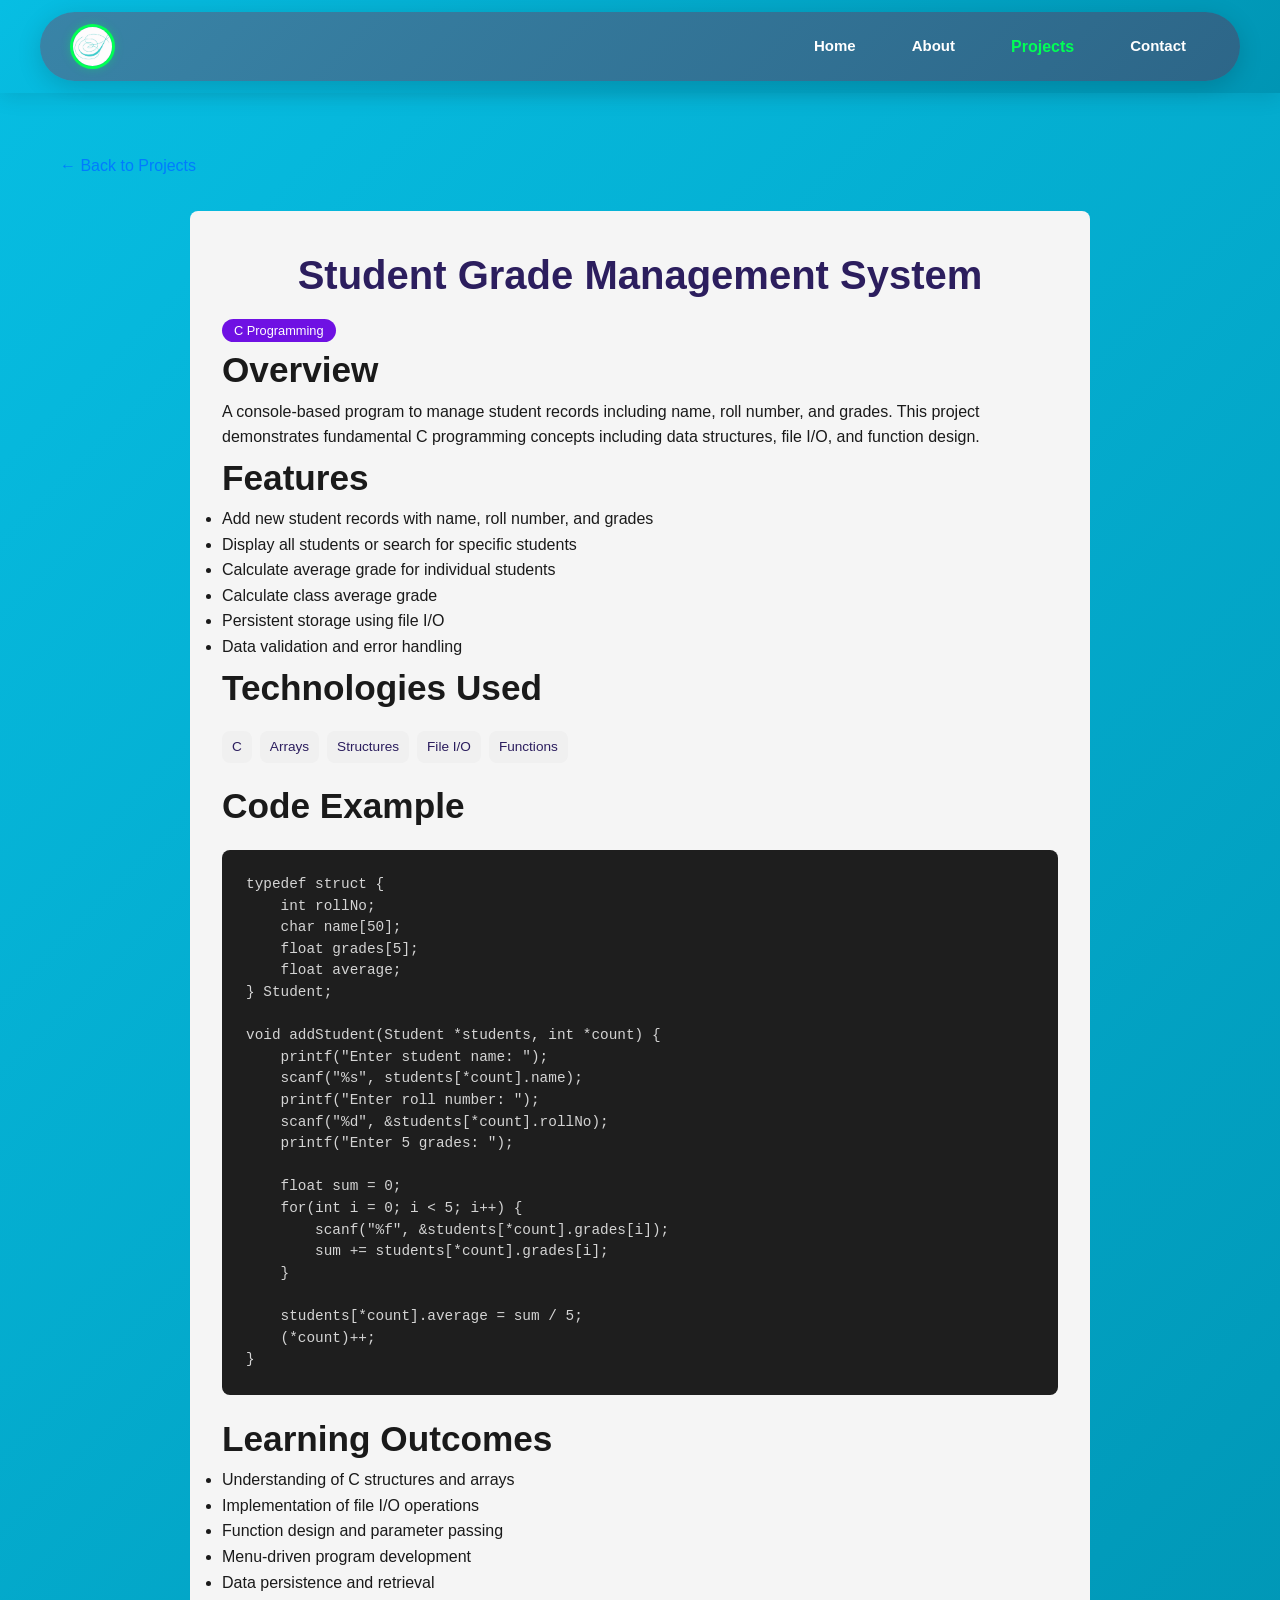
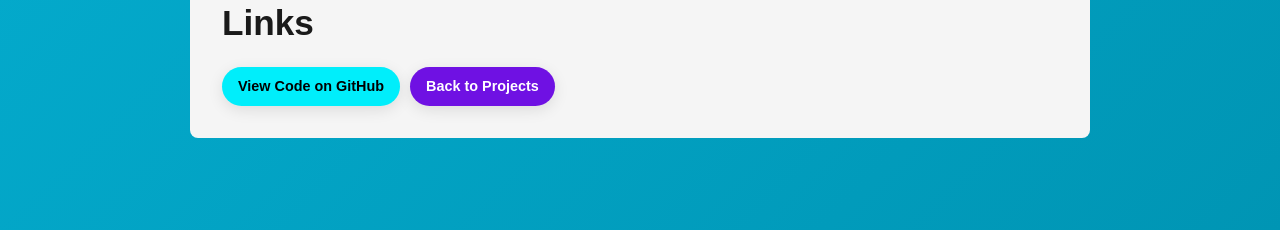
<file: student-grade-system.html>
<!DOCTYPE html>
<html lang="en">
<head>
    <meta charset="UTF-8">
    <meta name="viewport" content="width=device-width, initial-scale=1.0">
    <title>Student Grade Management System - Saugat Parajuli</title>
    <link rel="stylesheet" href="../style.css">
    <style>
        .project-detail {
            max-width: 900px;
            margin: 2rem auto;
            padding: 2rem;
            background: #f5f5f5;
            border-radius: 8px;
        }
        .code-block {
            background: #1e1e1e;
            color: #d4d4d4;
            padding: 1.5rem;
            border-radius: 8px;
            overflow-x: auto;
            margin: 1rem 0;
            font-family: 'Courier New', monospace;
            font-size: 0.9rem;
            line-height: 1.5;
        }
        .back-link {
            margin-bottom: 1rem;
        }
        .back-link a {
            color: #007bff;
            text-decoration: none;
        }
        .back-link a:hover {
            text-decoration: underline;
        }
    </style>
</head>
<body class="normal">
    <nav>
        <div class="nav-container">
            <div class="logo">
                <img src="../logo.webp" alt="logo" class="image">
            </div>
            <div class="menu">
                <a href="../index.html">Home</a>
                <a href="../about.html">About</a>
                <a href="../projects.html"><span class="page">Projects</span></a>
                <a href="../contact.html">Contact</a>
            </div>
        </div>
    </nav>

    <section class="projects-section">
        <div class="back-link">
            <a href="../projects.html">← Back to Projects</a>
        </div>

        <div class="project-detail">
            <h1>Student Grade Management System</h1>
            <span class="project-tag">C Programming</span>
            
            <h2>Overview</h2>
            <p>A console-based program to manage student records including name, roll number, and grades. This project demonstrates fundamental C programming concepts including data structures, file I/O, and function design.</p>

            <h2>Features</h2>
            <ul>
                <li>Add new student records with name, roll number, and grades</li>
                <li>Display all students or search for specific students</li>
                <li>Calculate average grade for individual students</li>
                <li>Calculate class average grade</li>
                <li>Persistent storage using file I/O</li>
                <li>Data validation and error handling</li>
            </ul>

            <h2>Technologies Used</h2>
            <div class="project-tech">
                <span>C</span>
                <span>Arrays</span>
                <span>Structures</span>
                <span>File I/O</span>
                <span>Functions</span>
            </div>

            <h2>Code Example</h2>
            <div class="code-block">
<pre>typedef struct {
    int rollNo;
    char name[50];
    float grades[5];
    float average;
} Student;

void addStudent(Student *students, int *count) {
    printf("Enter student name: ");
    scanf("%s", students[*count].name);
    printf("Enter roll number: ");
    scanf("%d", &students[*count].rollNo);
    printf("Enter 5 grades: ");
    
    float sum = 0;
    for(int i = 0; i < 5; i++) {
        scanf("%f", &students[*count].grades[i]);
        sum += students[*count].grades[i];
    }
    
    students[*count].average = sum / 5;
    (*count)++;
}</pre>
            </div>

            <h2>Learning Outcomes</h2>
            <ul>
                <li>Understanding of C structures and arrays</li>
                <li>Implementation of file I/O operations</li>
                <li>Function design and parameter passing</li>
                <li>Menu-driven program development</li>
                <li>Data persistence and retrieval</li>
            </ul>

            <h2>Links</h2>
            <div class="project-links">
                <a href="https://github.com/SaugatParajuli1229/Saugat" target="_blank" class="btn btn-small">View Code on GitHub</a>
                <a href="../projects.html" class="btn btn-small btn-secondary">Back to Projects</a>
            </div>
        </div>
    </section>

    <script src="../script.js"></script>
</body>
</html>
</file>
<file: style.css>
* {
    margin: 0;
    padding: 0;
    box-sizing: border-box;
}

body.normal {
    background: linear-gradient(135deg, #07bee3 0%, #0095b4 100%);
    color: #1a1a1a;
    font-family: 'Segoe UI', Tahoma, Geneva, Verdana, sans-serif;
    line-height: 1.6;
    min-height: 100vh;
}

/* Navigation */
nav {
    position: sticky;
    top: 0;
    z-index: 100;
    background: linear-gradient(135deg, #07bee3 0%, #0095b4 100%);
    padding: 12px 20px;
    box-shadow: 0 4px 20px rgba(0, 0, 0, 0.1);
}

.nav-container {
    background: linear-gradient(135deg, #3984a7 0%, #2d6688 100%);
    padding: 12px 30px;
    border-radius: 50px;
    display: flex;
    justify-content: space-between;
    align-items: center;
    max-width: 1200px;
    margin: 0 auto;
    box-shadow: 0 6px 25px rgba(0, 0, 0, 0.15);
    transition: all 0.3s ease;
}

.nav-container:hover {
    box-shadow: 0 8px 30px rgba(0, 0, 0, 0.2);
}

.nav-container a {
    color: white;
    text-decoration: none;
    font-size: 15px;
    margin: 0 12px;
    font-weight: 600;
    transition: all 0.3s ease;
    padding: 8px 12px;
    border-radius: 6px;
    position: relative;
}

.nav-container a::after {
    content: '';
    position: absolute;
    bottom: 0;
    left: 12px;
    width: 0;
    height: 2px;
    background: linear-gradient(90deg, #00ff55, #00eefb);
    transition: width 0.3s ease;
}

.nav-container a:hover {
    background: rgba(255, 255, 255, 0.1);
    color: #00ff55;
}

.nav-container a:hover::after {
    width: calc(100% - 24px);
}

.nav-container a.active {
    background: rgba(0, 255, 85, 0.2);
    color: #00ff55;
    border: 1px solid #00ff55;
}

.nav-container a.active::after {
    width: calc(100% - 24px);
}

.menu {
    background-color: transparent;
    display: flex;
    justify-content: flex-end;
    gap: 8px;
    margin-top: 0;
    flex-grow: 1;
}

.logo {
    display: flex;
    align-items: center;
    margin-right: 30px;
}

.image {
    width: 45px;
    height: 45px;
    border-radius: 50%;
    object-fit: cover;
    border: 3px solid #00ff55;
    transition: all 0.3s ease;
    box-shadow: 0 0 10px rgba(0, 255, 85, 0.3);
}

.image:hover {
    transform: scale(1.08);
    box-shadow: 0 0 15px rgba(0, 255, 85, 0.5);
}

.home,
.page {
    color: #00ff55;
    font-size: 16px;
    font-weight: 700;
}

/* Typography */
.name {
    color: #6f11e3;
    font-weight: 700;
}

h1 { font-size: 2.5em; }
h2 { font-size: 2.2em; }
h3 { font-size: 1.5em; }

/* Hero Section */
.hero {
    background: linear-gradient(135deg, #3984a7 0%, #2d6688 100%);
    border-radius: 30px;
    padding: 40px;
    display: grid;
    grid-template-columns: 1fr 1fr;
    grid-auto-rows: auto;
    gap: 30px;
    align-items: center;
    justify-items: center;
    margin: 40px 20px;
    box-shadow: 0 8px 25px rgba(0, 0, 0, 0.15);
    max-width: 1200px;
    margin-left: auto;
    margin-right: auto;
}

.hero-text {
    color: #000000;
    grid-column: 1;
    text-align: center;
}

.hero-text h1 {
    margin-bottom: 15px;
    font-weight: 700;
}

.hero-text h2 {
    margin-bottom: 20px;
    font-weight: 700;
}

.hero-text h3 {
    margin-top: 25px;
    margin-bottom: 15px;
    color: #2c1e5e;
}

.tagline {
    font-size: 1.3em;
    color: #6f11e3;
    font-weight: 600;
    margin-bottom: 20px;
}

.hero-text p {
    margin-bottom: 20px;
    line-height: 1.8;
}

.cta-buttons {
    display: flex;
    gap: 15px;
    justify-content: center;
    flex-wrap: wrap;
    margin-top: 30px;
}

.hero-image {
    grid-column: 2;
    grid-row: 1 / 3;
}

.hero-image img {
    height: 600px;
    width: 600px;
    border-radius: 25px;
    margin-left: auto;
    margin-right: auto;
    object-fit: cover;
    box-shadow: 0 10px 30px rgba(0, 0, 0, 0.2);
    transition: transform 0.3s ease;
}

.hero-image img:hover {
    transform: scale(1.05);
}

/* Buttons */
.btn {
    display: inline-block;
    background-color: #00eefb;
    color: #000000;
    padding: 12px 30px;
    border: none;
    border-radius: 50px;
    cursor: pointer;
    font-family: 'Segoe UI', Tahoma, Geneva, Verdana, sans-serif;
    font-weight: 600;
    font-size: 1em;
    transition: all 0.3s ease;
    box-shadow: 0 4px 15px rgba(0, 0, 0, 0.1);
    text-decoration: none;
}

.btn:hover {
    background-color: #00ff55;
    transform: translateY(-2px);
    box-shadow: 0 6px 20px rgba(0, 0, 0, 0.15);
}

.btn:active {
    transform: translateY(0);
}

.btn-primary {
    background-color: #00eefb;
}

.btn-secondary {
    background-color: #6f11e3;
    color: white;
}

.btn-secondary:hover {
    background-color: #5a0db3;
}

.btn-small {
    padding: 8px 16px;
    font-size: 0.9em;
}

/* Services Section */
.services {
    background-color: #f5f5f5;
    padding: 60px 20px;
    border-radius: 20px;
    margin: 40px 20px;
    max-width: 1200px;
    margin-left: auto;
    margin-right: auto;
}

.services h2 {
    text-align: center;
    font-size: 2.2em;
    margin-bottom: 40px;
    color: #2c1e5e;
}

.services-grid {
    display: grid;
    grid-template-columns: repeat(auto-fit, minmax(250px, 1fr));
    gap: 25px;
}

.service-card {
    background-color: white;
    padding: 30px;
    border-radius: 15px;
    text-align: center;
    transition: transform 0.3s ease, box-shadow 0.3s ease;
    box-shadow: 0 4px 15px rgba(0, 0, 0, 0.08);
}

.service-card:hover {
    transform: translateY(-8px);
    box-shadow: 0 10px 25px rgba(0, 0, 0, 0.12);
}

.service-icon {
    font-size: 3em;
    margin-bottom: 15px;
}

.service-card h3 {
    font-size: 1.3em;
    margin-bottom: 12px;
    color: #2c1e5e;
}

.service-card p {
    color: #555;
    line-height: 1.6;
}

/* Skills Section */
.skills {
    background: linear-gradient(135deg, #3984a7 0%, #2d6688 100%);
    padding: 60px 20px;
    border-radius: 20px;
    margin: 40px 20px;
    max-width: 1200px;
    margin-left: auto;
    margin-right: auto;
}

.skills h2 {
    text-align: center;
    font-size: 2.2em;
    margin-bottom: 40px;
    color: white;
}

.skills-grid {
    display: grid;
    grid-template-columns: repeat(auto-fit, minmax(220px, 1fr));
    gap: 20px;
}

.skill-item {
    background-color: rgba(255, 255, 255, 0.1);
    padding: 25px;
    border-radius: 12px;
    text-align: center;
    border: 2px solid rgba(255, 255, 255, 0.2);
}

.skill-item h4 {
    font-size: 1.1em;
    margin-bottom: 10px;
    color: #00ff55;
}

.skill-item p {
    color: white;
}

/* Projects Section */
.projects-section {
    padding: 60px 20px;
    max-width: 1200px;
    margin: 0 auto;
}

.projects-section h1 {
    text-align: center;
    font-size: 2.5em;
    margin-bottom: 10px;
    color: #2c1e5e;
}

.section-subtitle {
    text-align: center;
    font-size: 1.1em;
    color: #666;
    margin-bottom: 40px;
}

.projects-grid {
    display: grid;
    grid-template-columns: repeat(auto-fit, minmax(300px, 1fr));
    gap: 30px;
    margin-bottom: 60px;
}

.project-card {
    background-color: white;
    padding: 25px;
    border-radius: 15px;
    box-shadow: 0 4px 15px rgba(0, 0, 0, 0.1);
    transition: transform 0.3s ease, box-shadow 0.3s ease;
}

.project-card:hover {
    transform: translateY(-8px);
    box-shadow: 0 12px 30px rgba(0, 0, 0, 0.15);
}

.project-header {
    display: flex;
    justify-content: space-between;
    align-items: flex-start;
    margin-bottom: 15px;
    gap: 10px;
}

.project-header h3 {
    font-size: 1.3em;
    color: #2c1e5e;
}

.project-tag {
    background-color: #6f11e3;
    color: white;
    padding: 4px 12px;
    border-radius: 20px;
    font-size: 0.8em;
    white-space: nowrap;
}

.project-tech {
    display: flex;
    gap: 8px;
    flex-wrap: wrap;
    margin: 15px 0;
}

.project-tech span {
    background-color: #f0f0f0;
    color: #2c1e5e;
    padding: 5px 10px;
    border-radius: 8px;
    font-size: 0.85em;
}

.project-links {
    display: flex;
    gap: 10px;
    margin-top: 15px;
}

.featured-section {
    text-align: center;
    background-color: #f5f5f5;
    padding: 40px;
    border-radius: 15px;
}

.featured-section h2 {
    font-size: 1.8em;
    margin-bottom: 15px;
    color: #2c1e5e;
}

/* Contact Section */
.hero-contact {
    background: linear-gradient(135deg, #3984a7 0%, #2d6688 100%);
    border-radius: 30px;
    padding: 40px;
    display: flex;
    justify-content: center;
    align-items: center;
    margin: 40px 20px;
    box-shadow: 0 8px 25px rgba(0, 0, 0, 0.1);
    max-width: 700px;
    margin-left: auto;
    margin-right: auto;
}

.hero-contact-text {
    color: #000000;
    text-align: center;
    display: flex;
    flex-direction: column;
    align-items: center;
    width: 100%;
}

.hero-contact-text h1 {
    font-size: 2em;
    margin-bottom: 15px;
}

.hero-contact-text p {
    margin-bottom: 20px;
}

/* Contact Form */
.contact-form {
    width: 100%;
    margin: 30px 0;
    text-align: left;
}

.form-group {
    margin-bottom: 20px;
}

.form-group label {
    display: block;
    margin-bottom: 8px;
    font-weight: 600;
    color: #2c1e5e;
}

.form-group input,
.form-group textarea {
    width: 100%;
    padding: 12px;
    border: 2px solid #ccc;
    border-radius: 8px;
    font-family: 'Segoe UI', Tahoma, Geneva, Verdana, sans-serif;
    font-size: 1em;
    transition: border-color 0.3s ease;
}

.form-group input:focus,
.form-group textarea:focus {
    outline: none;
    border-color: #6f11e3;
    box-shadow: 0 0 5px rgba(111, 17, 227, 0.3);
}

textarea {
    resize: vertical;
    min-height: 150px;
}

/* Lists */
.list,
.about-list {
    list-style: none;
    padding: 0;
    margin: 20px 0;
    text-align: left;
}

.list li,
.about-list li {
    margin: 12px 0;
    line-height: 1.6;
}

.list a {
    color: #6f11e3;
    text-decoration: none;
    font-weight: 500;
    transition: color 0.3s ease;
}

.list a:hover {
    color: #00ff55;
}

/* Contact Info */
.contact-info {
    margin-top: 30px;
    text-align: left;
}

.contact-info h3 {
    margin-bottom: 15px;
    color: #2c1e5e;
}

/* Responsive Design */
@media (max-width: 768px) {
    .hero {
        grid-template-columns: 1fr;
        margin: 20px;
        padding: 25px;
    }

    .hero-image {
        grid-column: 1;
    }

    .hero-image img {
        height: 300px;
        width: 300px;
    }

    .hero-text h1,
    .hero-text h2 {
        font-size: 1.8em;
    }

    .services-grid,
    .skills-grid,
    .projects-grid {
        grid-template-columns: 1fr;
    }

    .menu {
        flex-direction: row;
        flex-wrap: wrap;
        gap: 5px;
        justify-content: center;
    }

    .nav-container {
        flex-direction: row;
        flex-wrap: wrap;
        gap: 10px;
        justify-content: center;
    }

    .cta-buttons {
        flex-direction: column;
    }

    .btn {
        width: 100%;
    }
    
    .project-header {
        flex-direction: column;
    }

    /* Contact Page Mobile */
    .contact-main {
        padding: 20px;
    }

    .contact-container {
        flex-direction: column;
    }

    .contact-form-wrapper,
    .contact-info-wrapper {
        max-width: 100%;
    }

    .contact-info-cards {
        grid-template-columns: 1fr;
    }

    .faq-grid {
        grid-template-columns: 1fr;
    }
}


/* ====== PROFESSIONAL CONTACT PAGE STYLES ====== */

/* Contact Hero Section */
.contact-hero {
    background: linear-gradient(135deg, #6f11e3 0%, #3984a7 100%);
    padding: 80px 20px;
    text-align: center;
    color: white;
    margin: 20px;
    border-radius: 20px;
    box-shadow: 0 10px 30px rgba(0, 0, 0, 0.15);
}

.contact-hero-content h1 {
    font-size: 3em;
    margin-bottom: 15px;
    font-weight: 700;
}

.contact-subtitle {
    font-size: 1.2em;
    margin-bottom: 15px;
    opacity: 0.95;
}

.response-time {
    font-size: 1em;
    margin-top: 20px;
    background: rgba(255, 255, 255, 0.1);
    padding: 12px 24px;
    border-radius: 50px;
    display: inline-block;
    backdrop-filter: blur(10px);
}

/* Main Contact Section */
.contact-main {
    max-width: 1200px;
    margin: 60px auto;
    padding: 0 20px;
}

.contact-container {
    display: grid;
    grid-template-columns: 1fr 1fr;
    gap: 60px;
    align-items: start;
}

/* Contact Form */
.contact-form-wrapper {
    background: white;
    padding: 40px;
    border-radius: 15px;
    box-shadow: 0 8px 25px rgba(0, 0, 0, 0.1);
}

.contact-form-wrapper h2 {
    font-size: 1.8em;
    margin-bottom: 30px;
    color: #2c1e5e;
}

.professional-form {
    display: flex;
    flex-direction: column;
    gap: 20px;
}

.form-group {
    display: flex;
    flex-direction: column;
    position: relative;
}

.form-group label {
    display: block;
    margin-bottom: 8px;
    font-weight: 600;
    color: #2c1e5e;
    font-size: 0.95em;
}

.form-group input,
.form-group textarea {
    width: 100%;
    padding: 14px 16px;
    border: 2px solid #e0e0e0;
    border-radius: 10px;
    font-family: 'Segoe UI', Tahoma, Geneva, Verdana, sans-serif;
    font-size: 1em;
    transition: all 0.3s ease;
    background-color: #f9f9f9;
}

.form-group input:focus,
.form-group textarea:focus {
    outline: none;
    border-color: #6f11e3;
    background-color: white;
    box-shadow: 0 0 0 3px rgba(111, 17, 227, 0.1);
}

.form-group textarea {
    resize: vertical;
    min-height: 160px;
    font-family: 'Segoe UI', Tahoma, Geneva, Verdana, sans-serif;
}

.char-count {
    font-size: 0.85em;
    color: #999;
    margin-top: 5px;
    text-align: right;
}

.form-error {
    color: #e74c3c;
    font-size: 0.85em;
    margin-top: 4px;
    display: none;
}

.form-error.show {
    display: block;
}

.form-note {
    font-size: 0.85em;
    color: #999;
    margin-top: 10px;
    text-align: center;
}

.contact-btn {
    background: linear-gradient(135deg, #00eefb 0%, #00ff55 100%);
    color: #000;
    padding: 14px 40px;
    font-weight: 600;
    font-size: 1.05em;
    border: none;
    border-radius: 50px;
    cursor: pointer;
    transition: all 0.3s ease;
    margin-top: 10px;
}

.contact-btn:hover {
    transform: translateY(-3px);
    box-shadow: 0 10px 30px rgba(0, 255, 85, 0.3);
}

.success-message {
    background-color: #d4edda;
    border: 2px solid #28a745;
    color: #155724;
    padding: 15px 20px;
    border-radius: 10px;
    margin-top: 20px;
    text-align: center;
    font-weight: 500;
    font-size: 1.05em;
}

/* Contact Info Section */
.contact-info-wrapper {
    background: white;
    padding: 40px;
    border-radius: 15px;
    box-shadow: 0 8px 25px rgba(0, 0, 0, 0.1);
}

.contact-info-wrapper h2 {
    font-size: 1.8em;
    margin-bottom: 30px;
    color: #2c1e5e;
}

.contact-info-cards {
    display: grid;
    grid-template-columns: 1fr;
    gap: 20px;
    margin-bottom: 40px;
}

.info-card {
    background: linear-gradient(135deg, #f5f5f5 0%, #ffffff 100%);
    padding: 25px;
    border-radius: 12px;
    text-align: center;
    border: 2px solid #e0e0e0;
    transition: all 0.3s ease;
}

.info-card:hover {
    border-color: #6f11e3;
    box-shadow: 0 8px 20px rgba(111, 17, 227, 0.1);
    transform: translateY(-5px);
}

.info-icon {
    font-size: 2.5em;
    margin-bottom: 15px;
}

.info-card h3 {
    font-size: 1.2em;
    margin-bottom: 10px;
    color: #2c1e5e;
}

.info-card p {
    font-size: 1.1em;
    margin-bottom: 10px;
}

.info-card a {
    color: #6f11e3;
    text-decoration: none;
    font-weight: 600;
    transition: color 0.3s ease;
}

.info-card a:hover {
    color: #00ff55;
}

.social-links {
    display: flex;
    gap: 10px;
    justify-content: center;
    flex-wrap: wrap;
}

.social-link {
    background-color: #6f11e3;
    color: white;
    padding: 8px 16px;
    border-radius: 20px;
    text-decoration: none;
    font-size: 0.9em;
    font-weight: 600;
    transition: all 0.3s ease;
    display: inline-block;
}

.social-link:hover {
    background-color: #5a0db3;
    transform: translateY(-2px);
}

/* WhatsApp QR Code Styling */
.qr-code {
    margin: 15px 0;
    display: flex;
    justify-content: center;
    align-items: center;
    background: white;
    padding: 10px;
    border-radius: 10px;
    border: 2px solid #ddd;
}

.qr-image {
    max-width: 120px;
    height: auto;
    border-radius: 8px;
    transition: transform 0.3s ease;
}

.qr-image:hover {
    transform: scale(1.05);
}

.whatsapp-link {
    background-color: #25d366 !important;
    color: white !important;
    padding: 10px 20px;
    border-radius: 20px;
    text-decoration: none;
    font-size: 0.95em;
    font-weight: 600;
    transition: all 0.3s ease;
    display: inline-block;
}

.whatsapp-link:hover {
    background-color: #20ba58 !important;
    transform: translateY(-2px);
    box-shadow: 0 4px 12px rgba(37, 211, 102, 0.3);
}

.info-label {
    display: block;
    font-size: 0.85em;
    color: #999;
    margin-top: 8px;
    font-style: italic;
}

/* Contact Details */
.contact-details {
    background: linear-gradient(135deg, #3984a7 0%, #2d6688 100%);
    padding: 25px;
    border-radius: 12px;
    color: white;
}

.contact-details h3 {
    margin-bottom: 15px;
    font-size: 1.2em;
}

.reasons-list {
    list-style: none;
    padding: 0;
    margin: 0;
}

.reasons-list li {
    padding: 8px 0;
    font-size: 0.95em;
}

.reasons-list li:before {
    content: "✓ ";
    color: #00ff55;
    font-weight: bold;
    margin-right: 10px;
}

/* FAQ Section */
.contact-faq {
    background-color: #f9f9f9;
    padding: 60px 20px;
    border-radius: 20px;
    margin: 60px 20px;
    max-width: 1200px;
    margin-left: auto;
    margin-right: auto;
}

.contact-faq h2 {
    text-align: center;
    font-size: 2.2em;
    margin-bottom: 40px;
    color: #2c1e5e;
}

.faq-grid {
    display: grid;
    grid-template-columns: repeat(auto-fit, minmax(250px, 1fr));
    gap: 25px;
}

.faq-item {
    background: white;
    padding: 25px;
    border-radius: 12px;
    box-shadow: 0 4px 15px rgba(0, 0, 0, 0.08);
    transition: all 0.3s ease;
}

.faq-item:hover {
    transform: translateY(-5px);
    box-shadow: 0 10px 25px rgba(0, 0, 0, 0.12);
}

.faq-item h4 {
    color: #6f11e3;
    margin-bottom: 12px;
    font-size: 1.1em;
}

.faq-item p {
    color: #555;
    line-height: 1.6;
    font-size: 0.95em;
}

/* Contact Page Mobile Responsive */
@media (max-width: 768px) {
    .contact-container {
        grid-template-columns: 1fr;
        gap: 30px;
    }

    .contact-form-wrapper,
    .contact-info-wrapper {
        max-width: 100%;
    }

    .contact-info-cards {
        grid-template-columns: 1fr;
    }

    .faq-grid {
        grid-template-columns: 1fr;
    }

    .contact-hero-content h1 {
        font-size: 2em;
    }

    .contact-form-wrapper h2,
    .contact-info-wrapper h2 {
        font-size: 1.5em;
    }
}
</file>
